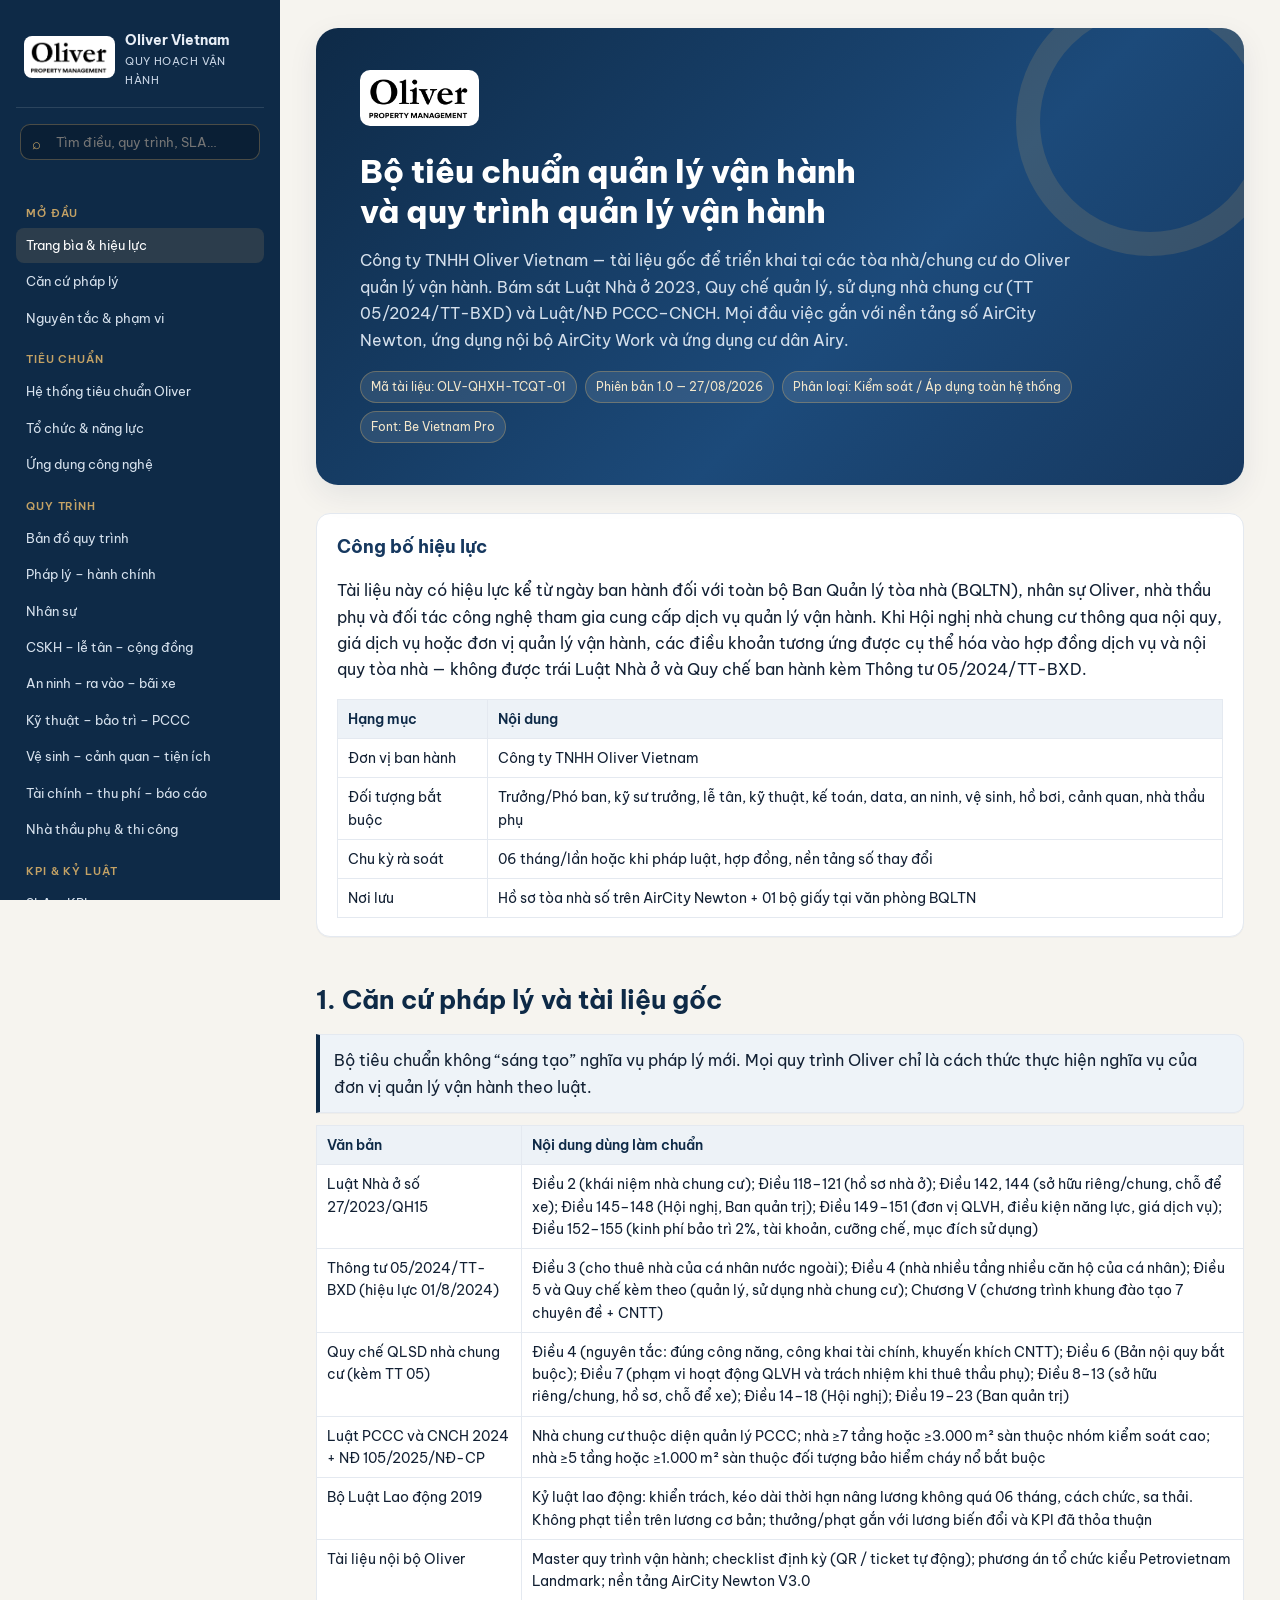
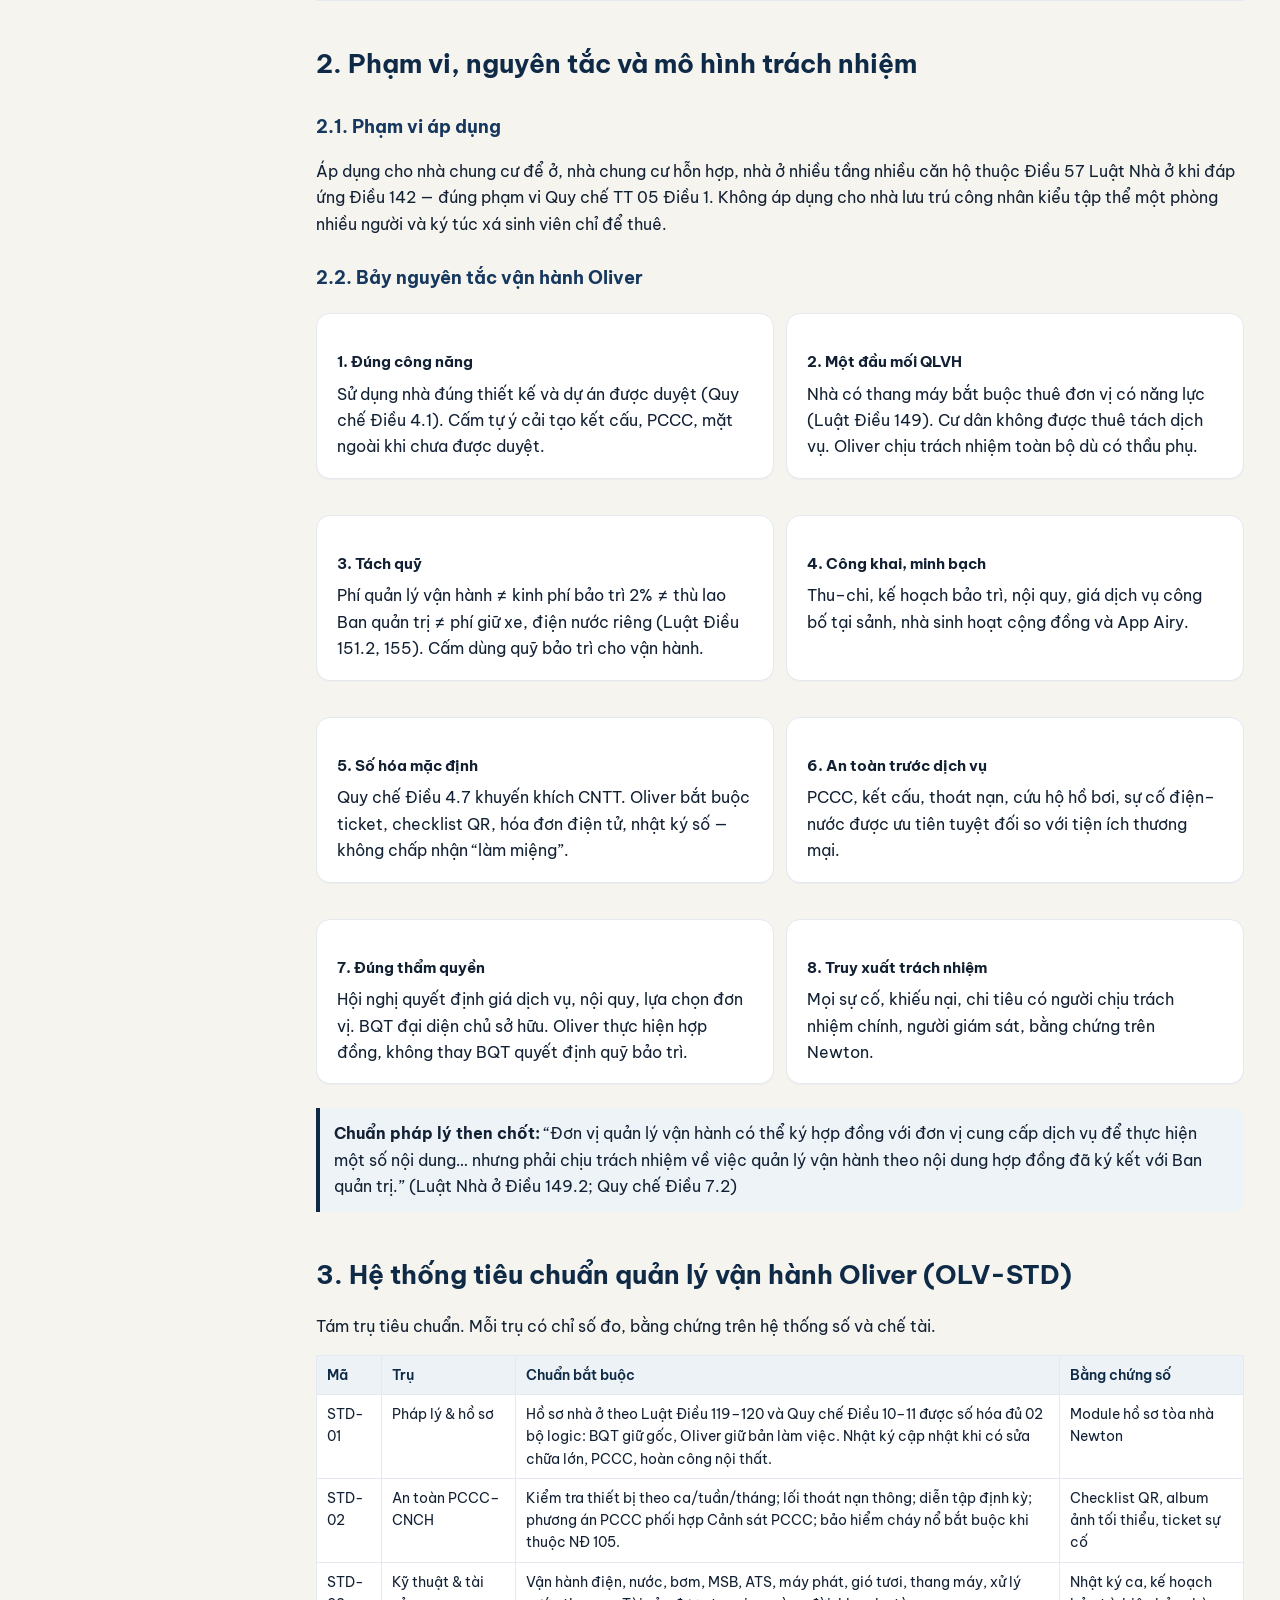
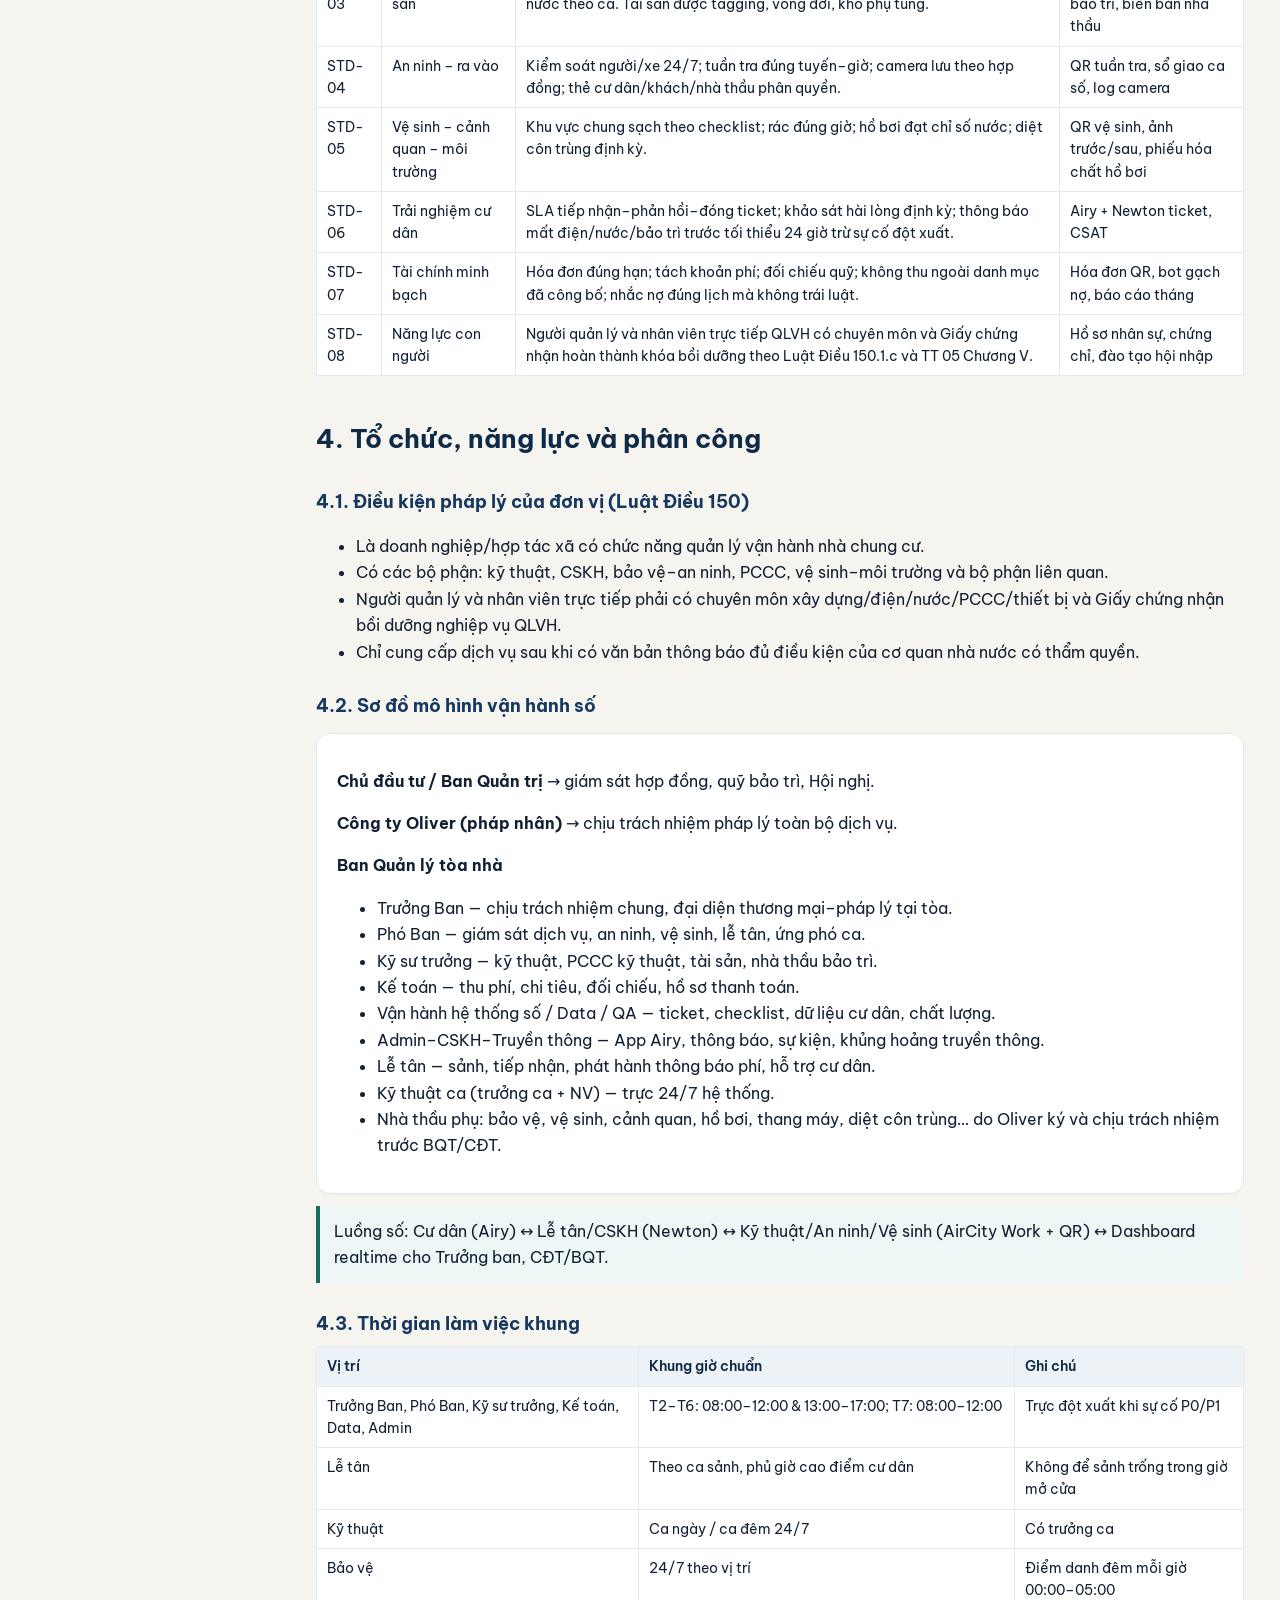
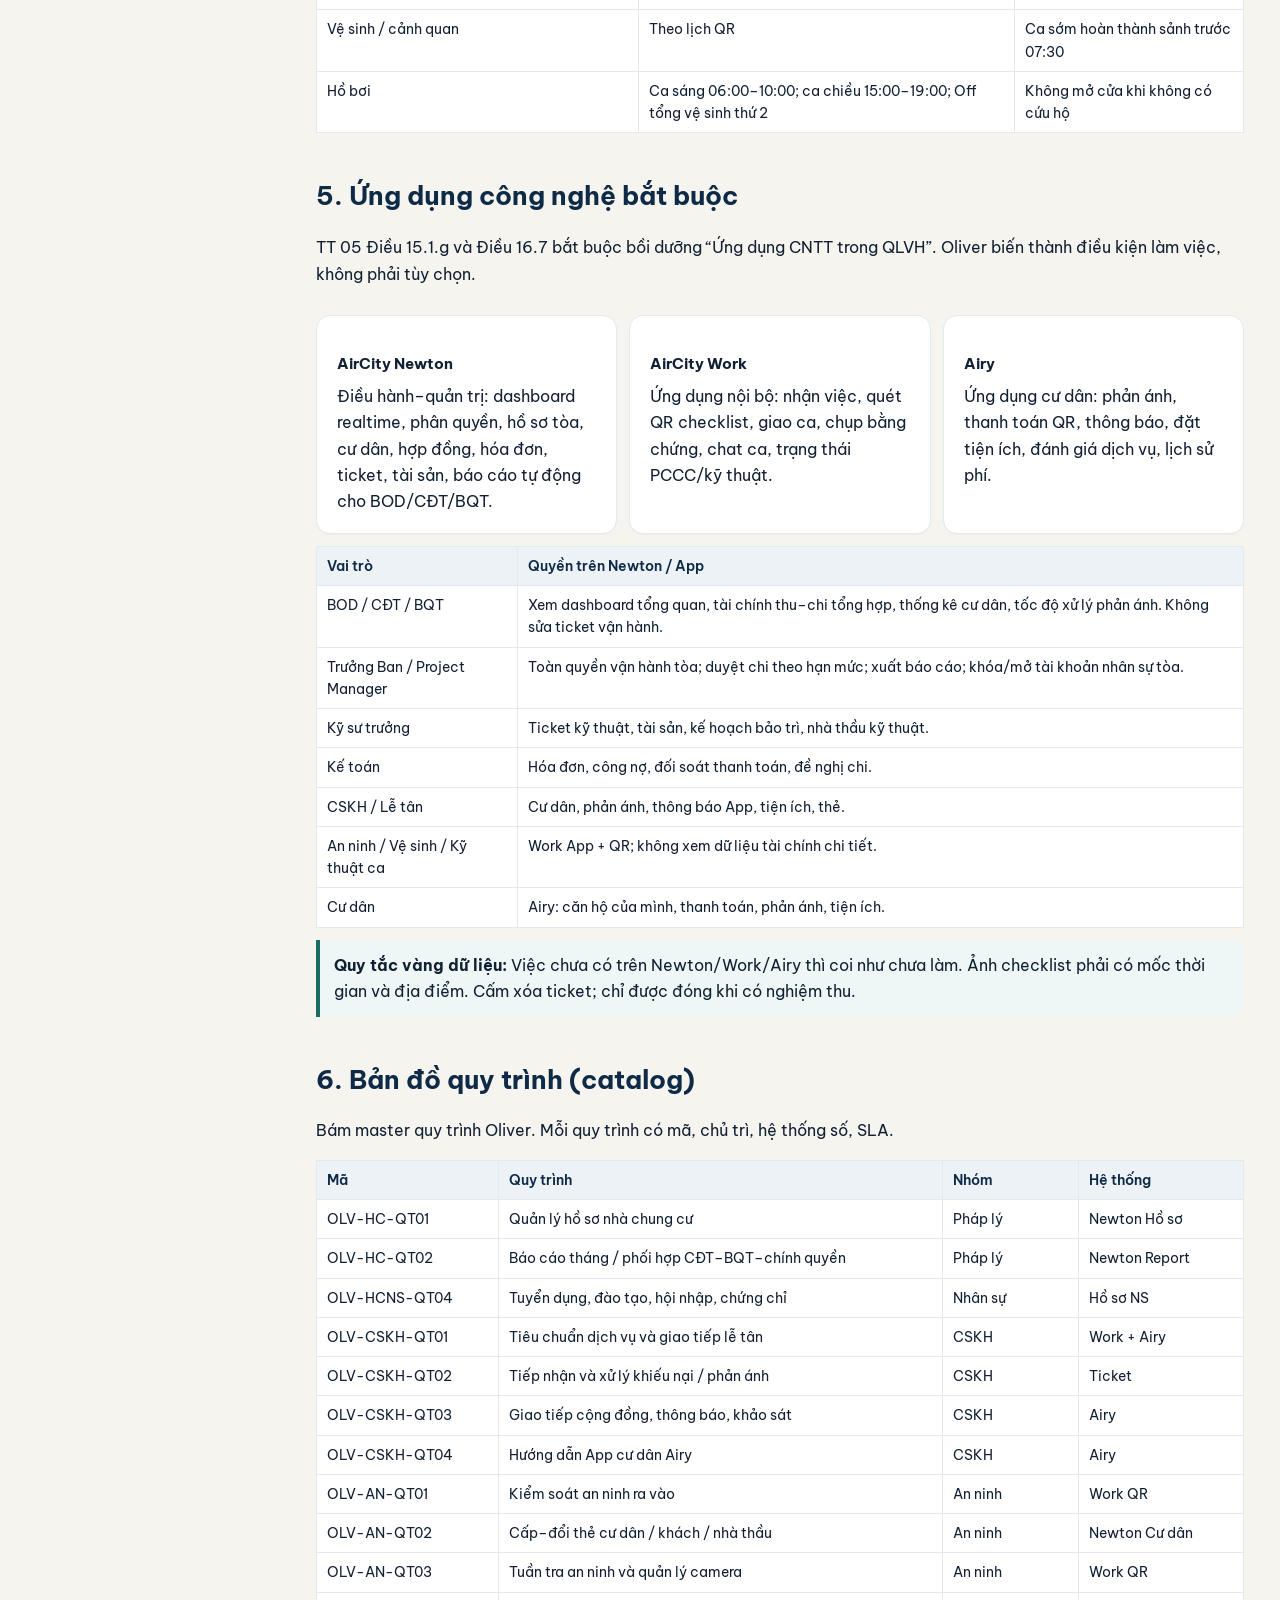
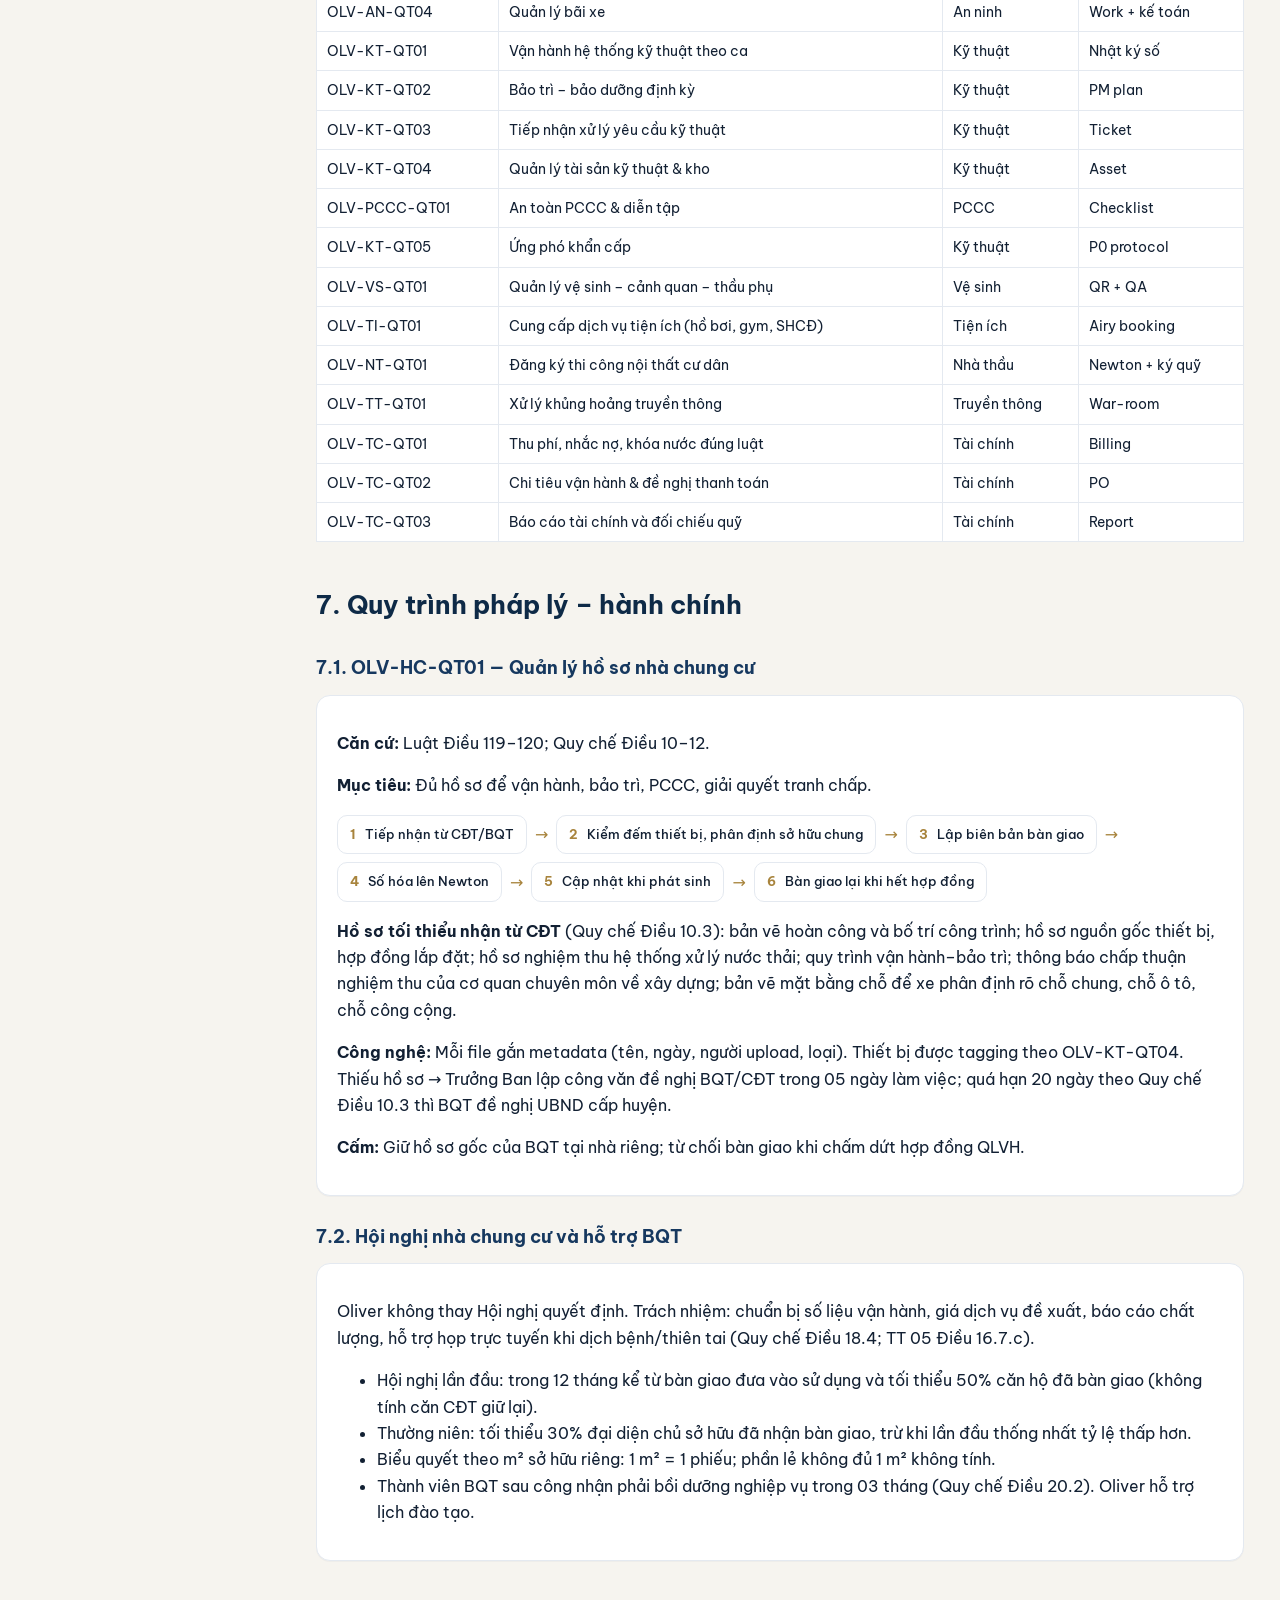
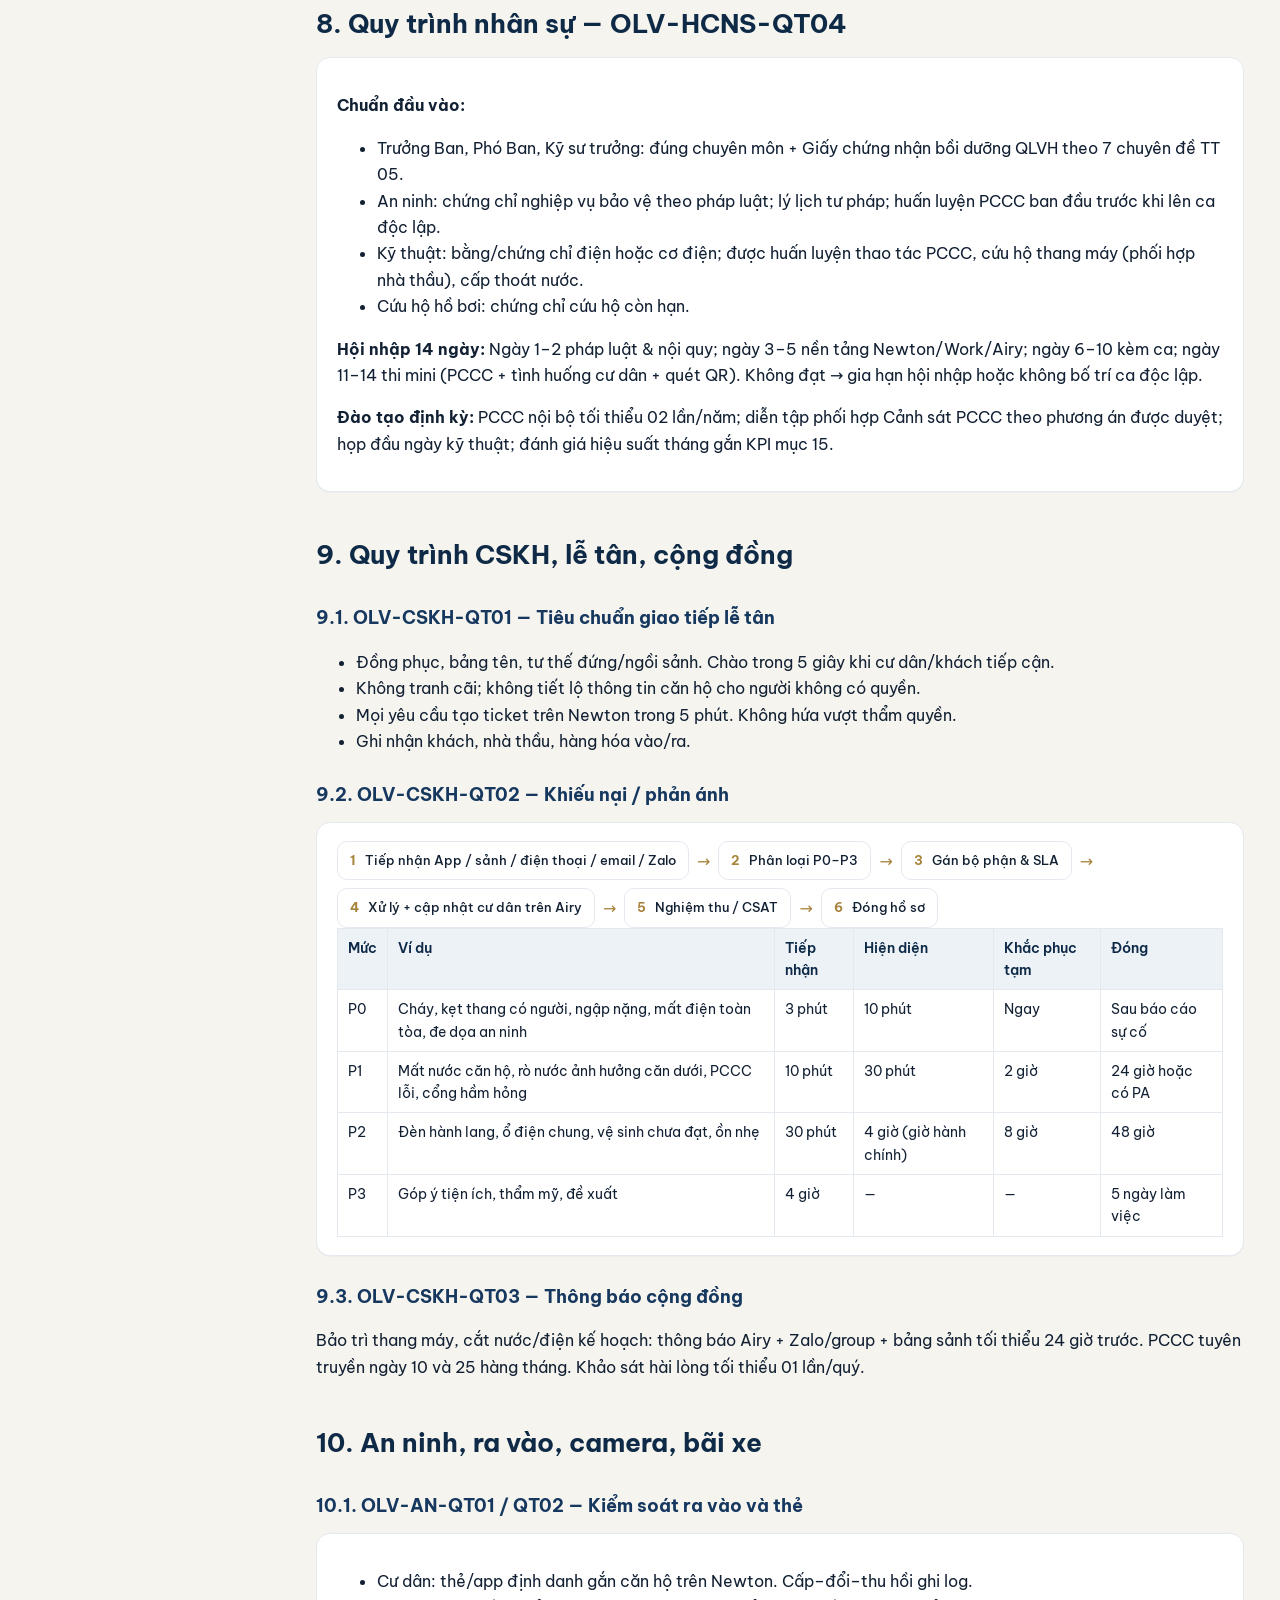
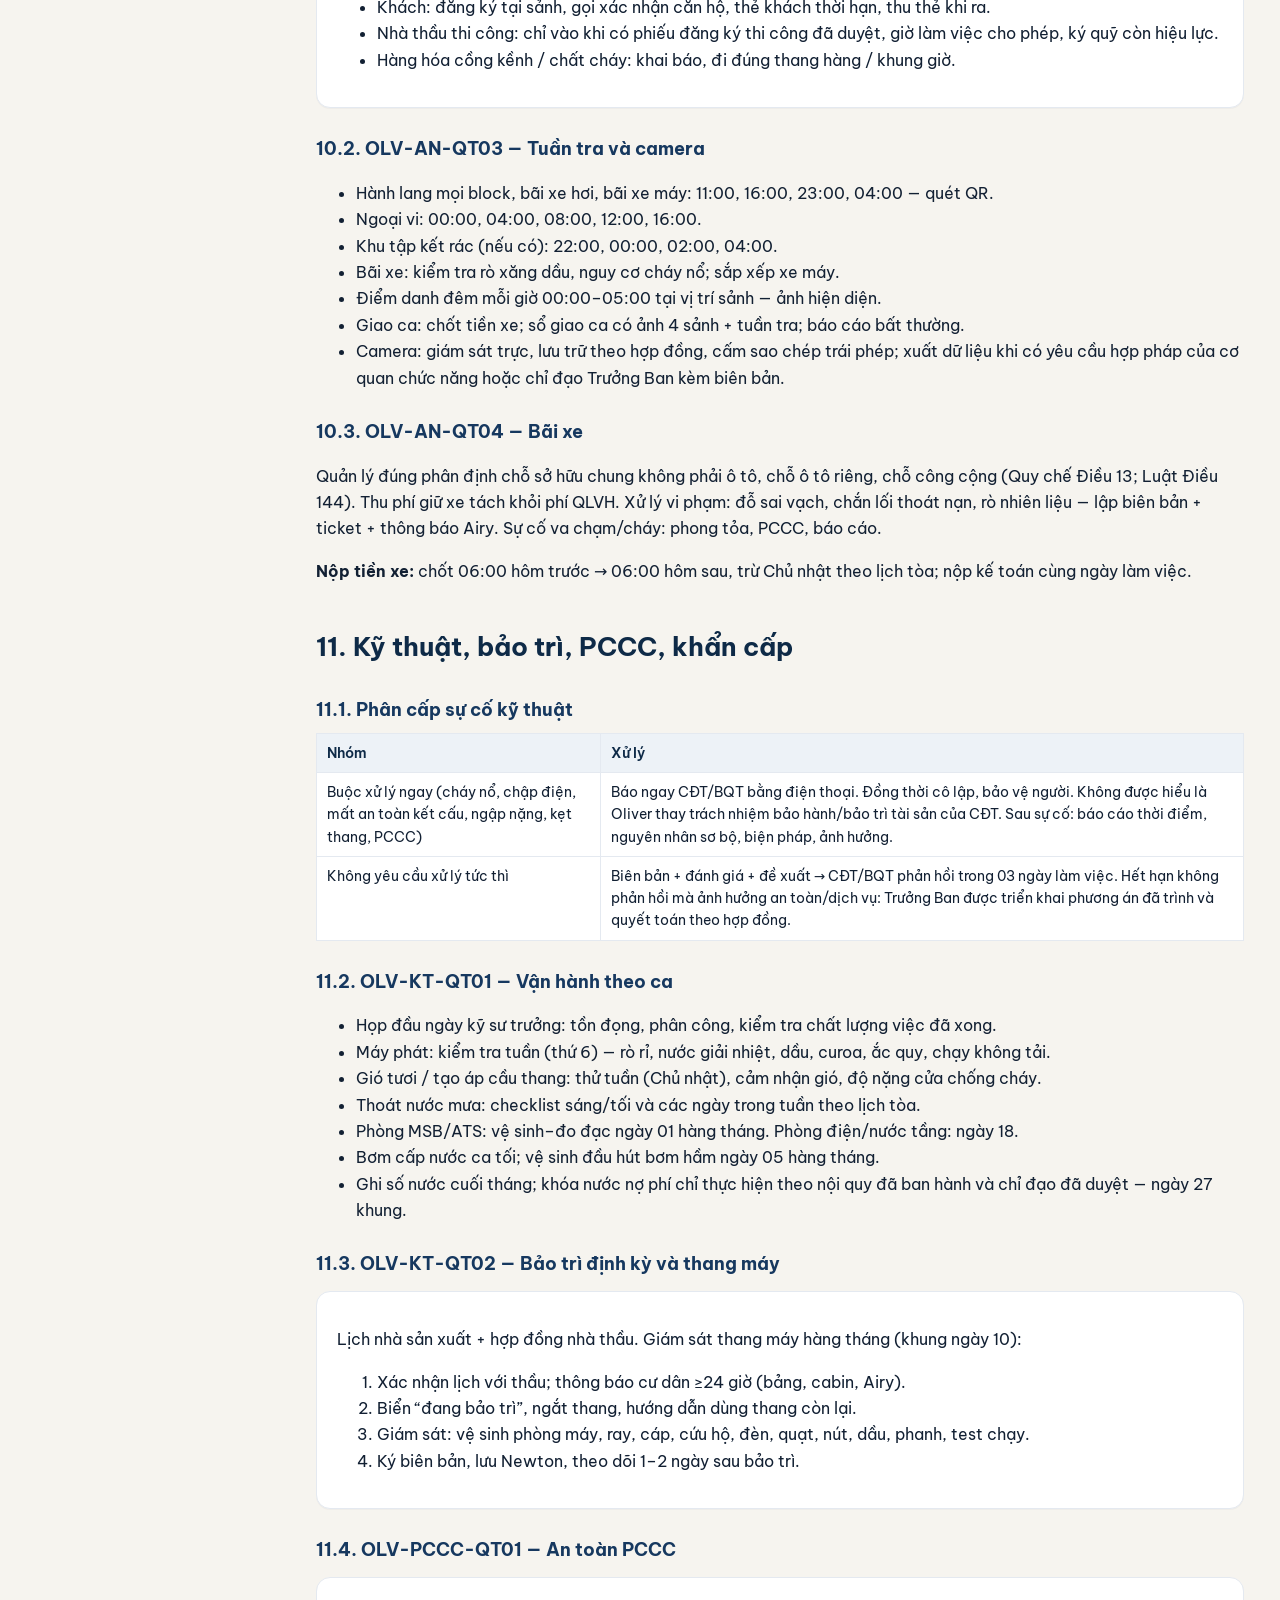
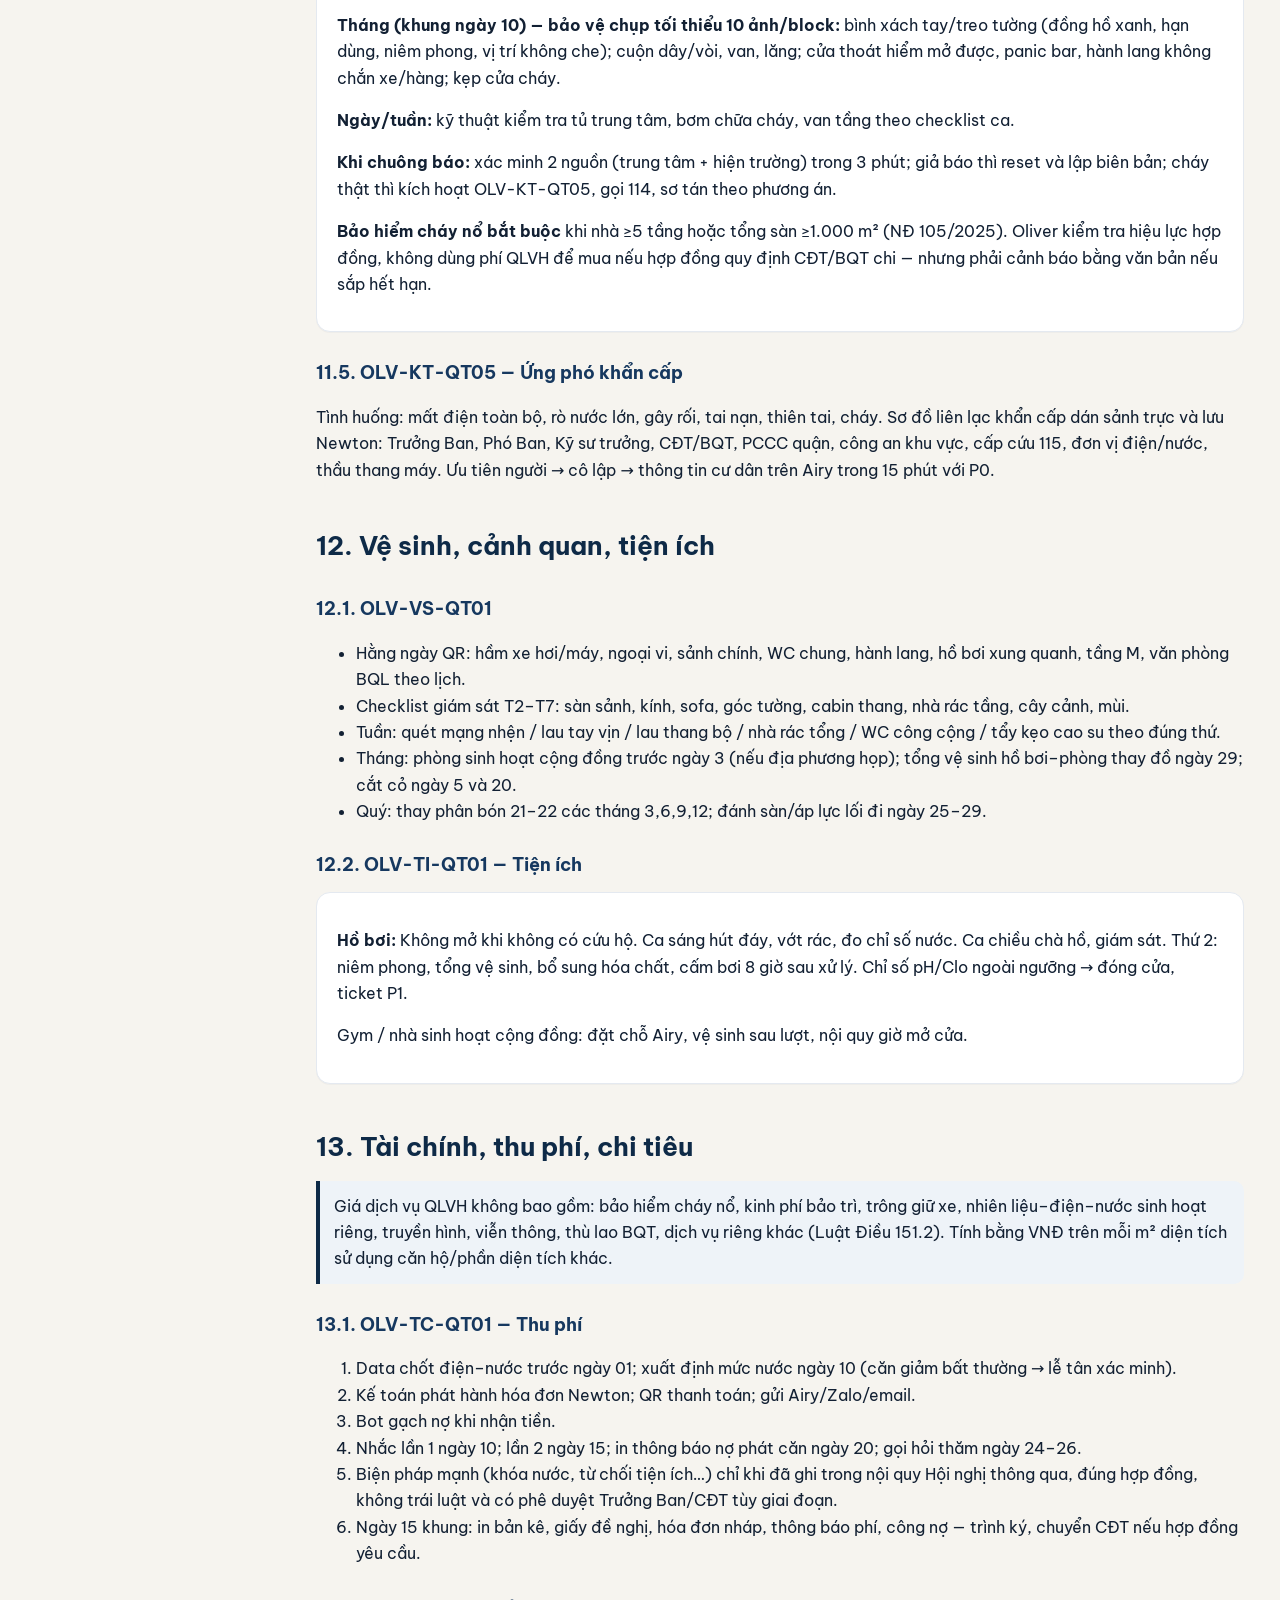
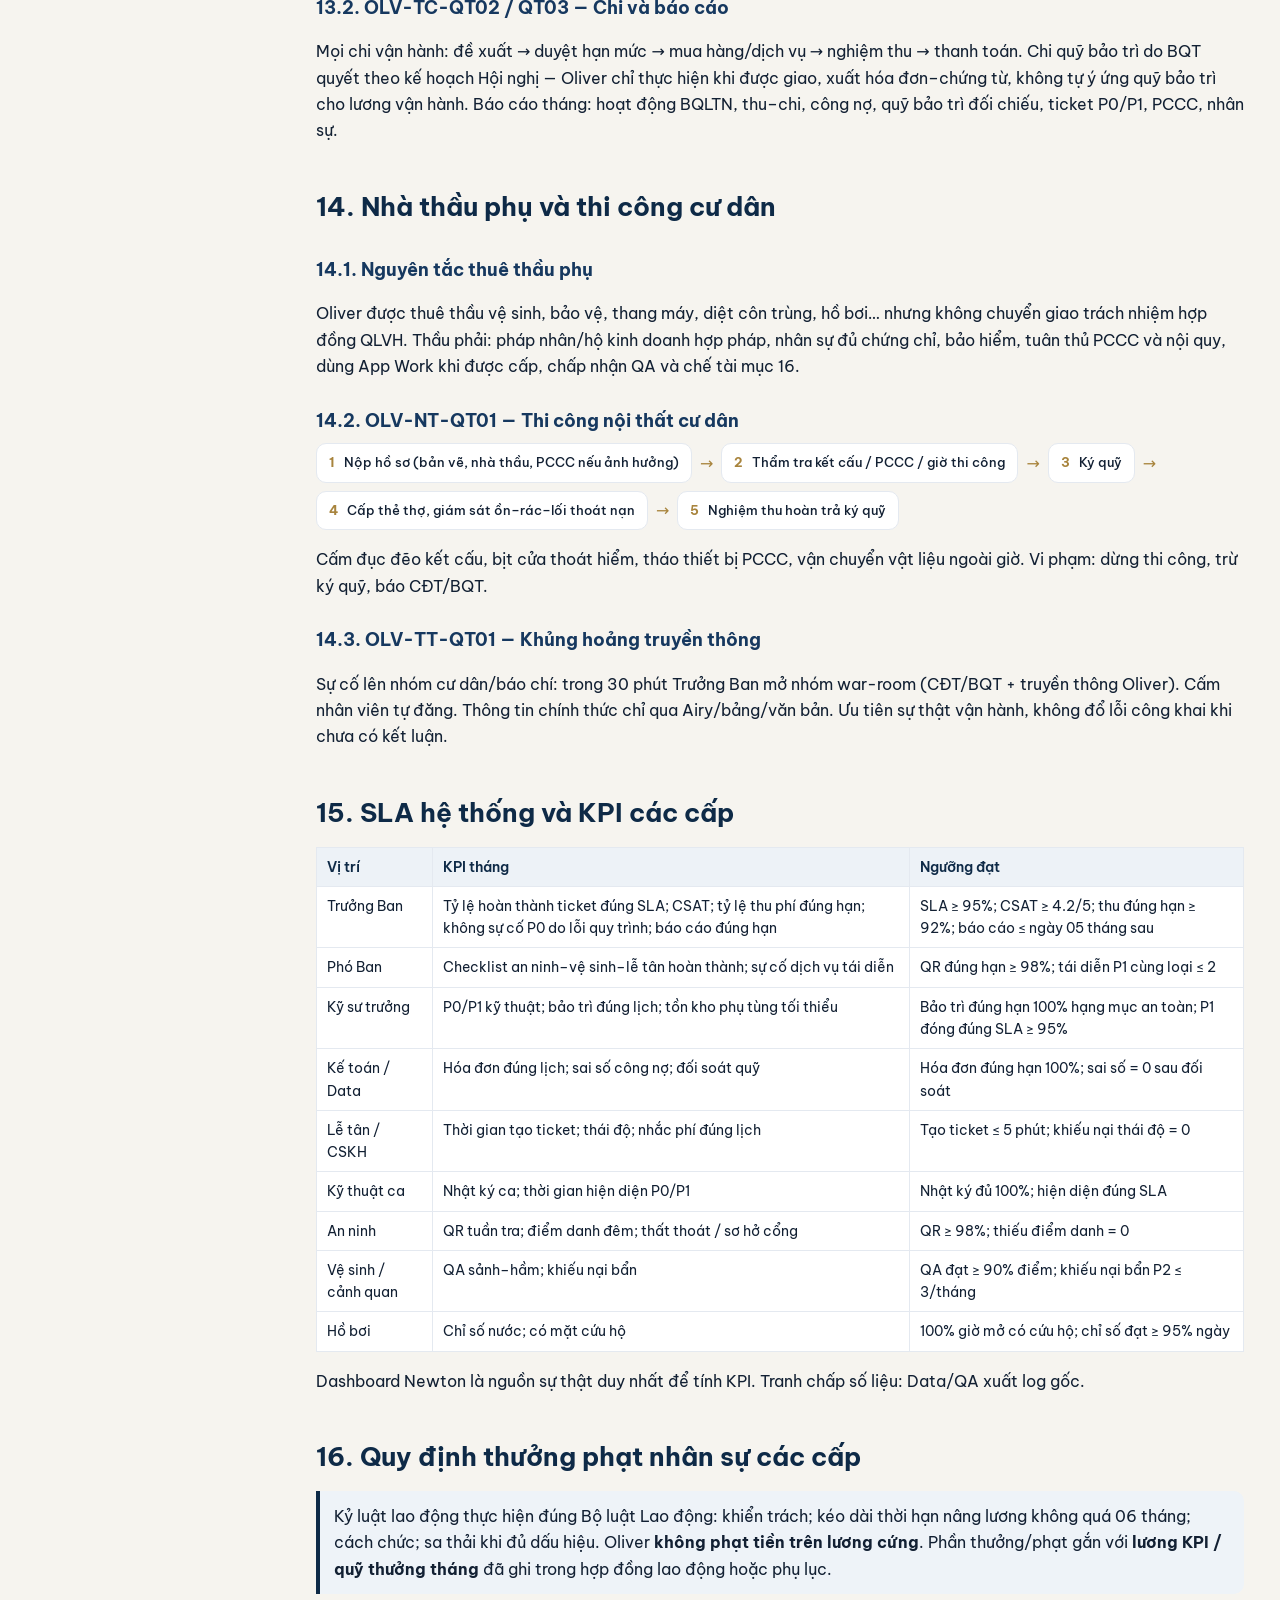
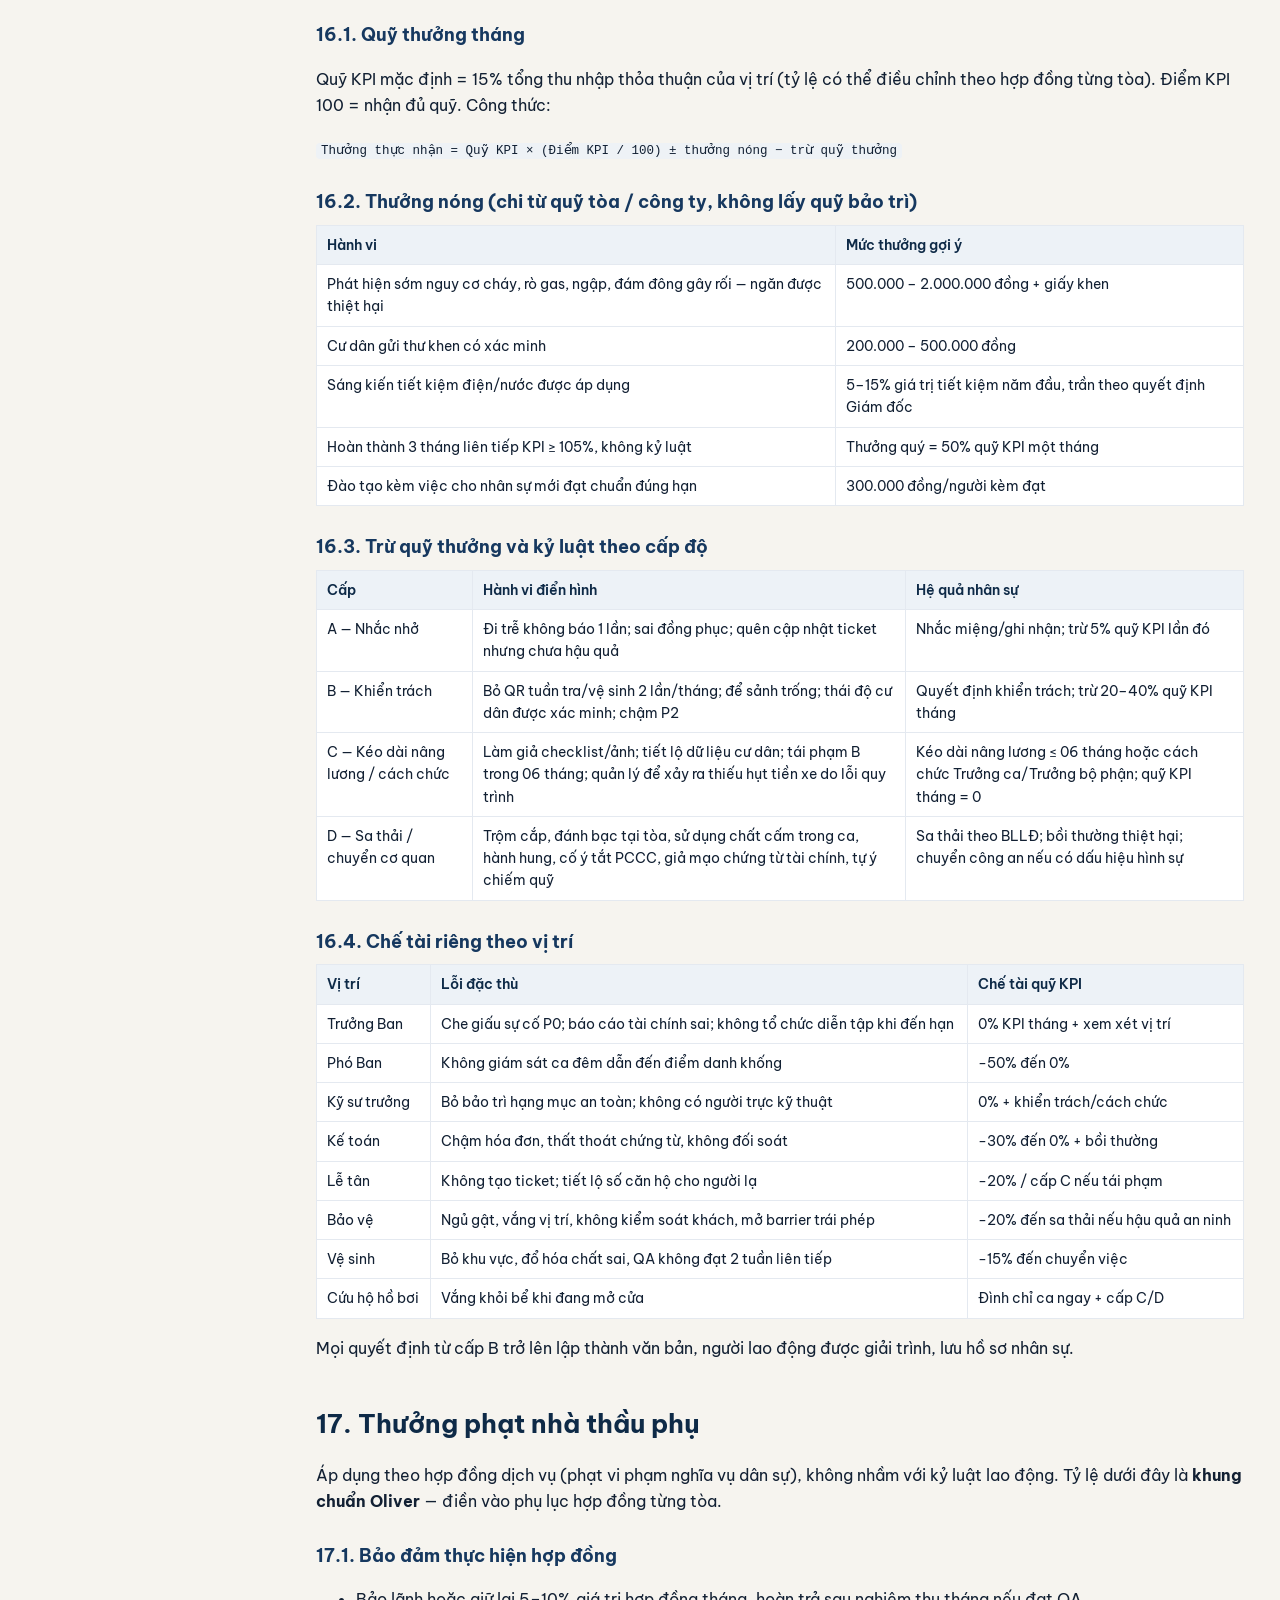
<file: artifacts/oliver-qhvh/index.html>
<!DOCTYPE html>
<html lang="vi">
<head>
  <meta charset="UTF-8" />
  <meta name="viewport" content="width=device-width, initial-scale=1" />
  <title>Bộ tiêu chuẩn &amp; quy trình quản lý vận hành | Oliver Vietnam</title>
  <link rel="preconnect" href="https://fonts.googleapis.com" />
  <link rel="preconnect" href="https://fonts.gstatic.com" crossorigin />
  <link href="https://fonts.googleapis.com/css2?family=Be+Vietnam+Pro:ital,wght@0,300;0,400;0,500;0,600;0,700;0,800;1,400;1,500&display=swap" rel="stylesheet" />
  <style>
    :root {
      --ink: #122033;
      --muted: #5b6b7c;
      --line: #e4e9f0;
      --paper: #f6f4ef;
      --white: #ffffff;
      --navy: #0e2a47;
      --navy-2: #16385f;
      --gold: #c4a265;
      --gold-2: #a8843d;
      --teal: #1b6b63;
      --danger: #9b2c2c;
      --ok: #1f6b3a;
      --warn: #9a6700;
      --shadow: 0 10px 30px rgba(14, 42, 71, .08);
      --radius: 14px;
    }
    * { box-sizing: border-box; }
    html { scroll-behavior: smooth; }
    body {
      margin: 0;
      font-family: "Be Vietnam Pro", system-ui, sans-serif;
      color: var(--ink);
      background: var(--paper);
      line-height: 1.65;
    }
    a { color: var(--navy-2); }
    .app { display: grid; grid-template-columns: 280px 1fr; min-height: 100vh; }
    aside {
      position: sticky; top: 0; height: 100vh; overflow: auto;
      background: var(--navy); color: #e8eef6;
      padding: 22px 16px 40px;
    }
    aside .brand { display: flex; align-items: center; gap: 10px; padding: 4px 8px 18px; border-bottom: 1px solid rgba(255,255,255,.12); margin-bottom: 16px; }
    aside .brand img { height: 42px; width: auto; background: #fff; border-radius: 8px; padding: 4px 6px; }
    aside .brand small { display: block; color: #c9d6e6; font-size: 11px; letter-spacing: .04em; text-transform: uppercase; }
    aside .brand strong { font-size: 14px; font-weight: 700; }
    .search-wrap { position: relative; margin: 0 4px 14px; }
    #q {
      width: 100%; border: 0; border-radius: 10px; padding: 10px 12px 10px 36px;
      font-family: inherit; font-size: 13px; background: #0a1f35; color: #fff;
      outline: none; box-shadow: inset 0 0 0 1px rgba(196,162,101,.35);
    }
    .search-wrap::before { content: "⌕"; position: absolute; left: 12px; top: 8px; color: var(--gold); font-size: 15px; }
    #search-meta { font-size: 12px; color: #b7c6d6; margin: 0 8px 10px; min-height: 16px; }
    nav a {
      display: block; color: #d7e2ee; text-decoration: none; font-size: 13px;
      padding: 7px 10px; border-radius: 8px; margin: 1px 0;
    }
    nav a:hover, nav a.active { background: rgba(196,162,101,.16); color: #fff; }
    nav .g { font-size: 11px; letter-spacing: .08em; text-transform: uppercase; color: var(--gold); margin: 14px 10px 6px; font-weight: 600; }
    main { padding: 28px 36px 80px; max-width: 1100px; }
    .cover {
      background: linear-gradient(135deg, var(--navy) 0%, #1c4a7a 60%, #16385f 100%);
      color: #fff; border-radius: 22px; padding: 42px 44px; margin-bottom: 28px;
      box-shadow: var(--shadow); position: relative; overflow: hidden;
    }
    .cover::after {
      content: ""; position: absolute; right: -40px; top: -40px; width: 220px; height: 220px;
      border: 24px solid rgba(196,162,101,.18); border-radius: 50%;
    }
    .cover img { height: 56px; background: #fff; border-radius: 10px; padding: 6px 8px; }
    .cover h1 { font-size: 32px; line-height: 1.25; margin: 18px 0 8px; font-weight: 800; }
    .cover p { color: #d5e0ec; max-width: 720px; }
    .chips { display: flex; flex-wrap: wrap; gap: 8px; margin-top: 18px; }
    .chip { background: rgba(255,255,255,.1); border: 1px solid rgba(196,162,101,.4); color: #f3e7cc; font-size: 12px; padding: 5px 10px; border-radius: 999px; }
    h2 { font-size: 26px; margin: 42px 0 12px; color: var(--navy); scroll-margin-top: 18px; }
    h3 { font-size: 18px; margin: 26px 0 8px; color: var(--navy-2); scroll-margin-top: 18px; }
    h4 { font-size: 15px; margin: 18px 0 6px; }
    .card {
      background: var(--white); border: 1px solid var(--line); border-radius: var(--radius);
      padding: 18px 20px; margin: 12px 0; box-shadow: 0 1px 0 rgba(14,42,71,.03);
    }
    .grid-2 { display: grid; grid-template-columns: 1fr 1fr; gap: 12px; }
    .grid-3 { display: grid; grid-template-columns: repeat(3, 1fr); gap: 12px; }
    table { width: 100%; border-collapse: collapse; font-size: 13.5px; background: #fff; }
    th, td { border: 1px solid var(--line); padding: 8px 10px; vertical-align: top; text-align: left; }
    th { background: #edf2f7; color: var(--navy); font-weight: 600; }
    .ok { color: var(--ok); font-weight: 600; }
    .bad { color: var(--danger); font-weight: 600; }
    .warn { color: var(--warn); font-weight: 600; }
    .tag { display: inline-block; font-size: 11px; padding: 2px 8px; border-radius: 999px; background: #eef3f8; color: var(--navy); font-weight: 600; }
    .tag.gold { background: #f4ead4; color: #7a5a1d; }
    .tag.teal { background: #dcefec; color: #15564f; }
    .tag.red { background: #f8e1e1; color: #7a1f1f; }
    .flow { display: flex; flex-wrap: wrap; gap: 8px; align-items: center; }
    .step {
      background: #fff; border: 1px solid var(--line); border-radius: 10px; padding: 8px 12px;
      font-size: 13px; font-weight: 500;
    }
    .step b { color: var(--gold-2); margin-right: 6px; }
    .arrow { color: var(--gold-2); }
    mark.hit { background: #ffe08a; padding: 0 2px; border-radius: 3px; }
    .hidden-by-search { display: none !important; }
    .callout { border-left: 4px solid var(--gold); background: #fbf7ef; padding: 12px 14px; border-radius: 0 10px 10px 0; margin: 12px 0; }
    .callout.law { border-left-color: var(--navy); background: #eef3f8; }
    .callout.tech { border-left-color: var(--teal); background: #eef7f6; }
    footer { margin-top: 48px; color: var(--muted); font-size: 13px; }
    @media (max-width: 980px) {
      .app { grid-template-columns: 1fr; }
      aside { position: relative; height: auto; }
      main { padding: 18px 16px 60px; }
      .grid-2, .grid-3 { grid-template-columns: 1fr; }
      .cover { padding: 28px 22px; }
      .cover h1 { font-size: 24px; }
    }
    .toc-mini { font-size: 13px; }
    code { font-size: 12.5px; background: #eef2f6; padding: 1px 5px; border-radius: 4px; }
  </style>
</head>
<body>
<div class="app">
<aside>
  <div class="brand">
    <img src="[data-uri]" alt="Oliver Vietnam" />
    <div>
      <strong>Oliver Vietnam</strong>
      <small>Quy hoạch vận hành</small>
    </div>
  </div>
  <div class="search-wrap"><input id="q" type="search" placeholder="Tìm điều, quy trình, SLA…" autocomplete="off" /></div>
  <div id="search-meta"></div>
  <nav id="nav">
    <div class="g">Mở đầu</div>
    <a href="#bia">Trang bìa &amp; hiệu lực</a>
    <a href="#phap-ly">Căn cứ pháp lý</a>
    <a href="#nguyen-tac">Nguyên tắc &amp; phạm vi</a>
    <div class="g">Tiêu chuẩn</div>
    <a href="#tieu-chuan">Hệ thống tiêu chuẩn Oliver</a>
    <a href="#to-chuc">Tổ chức &amp; năng lực</a>
    <a href="#cong-nghe">Ứng dụng công nghệ</a>
    <div class="g">Quy trình</div>
    <a href="#ban-do">Bản đồ quy trình</a>
    <a href="#qt-hanh-chinh">Pháp lý – hành chính</a>
    <a href="#qt-nhansu">Nhân sự</a>
    <a href="#qt-cskh">CSKH – lễ tân – cộng đồng</a>
    <a href="#qt-anninh">An ninh – ra vào – bãi xe</a>
    <a href="#qt-kythuat">Kỹ thuật – bảo trì – PCCC</a>
    <a href="#qt-vesinh">Vệ sinh – cảnh quan – tiện ích</a>
    <a href="#qt-taichinh">Tài chính – thu phí – báo cáo</a>
    <a href="#qt-nhathau">Nhà thầu phụ &amp; thi công</a>
    <div class="g">KPI &amp; kỷ luật</div>
    <a href="#sla">SLA – KPI</a>
    <a href="#thuong-phat-nv">Thưởng phạt nhân sự</a>
    <a href="#thuong-phat-thau">Thưởng phạt nhà thầu phụ</a>
    <a href="#phu-luc">Phụ lục pháp lý</a>
  </nav>
</aside>
<main id="content">

<section class="cover" id="bia" data-search="trang bìa hiệu lực phiên bản oliver vietnam bộ tiêu chuẩn">
  <img src="[data-uri]" alt="Logo Oliver Vietnam" />
  <h1>Bộ tiêu chuẩn quản lý vận hành<br>và quy trình quản lý vận hành</h1>
  <p>Công ty TNHH Oliver Vietnam — tài liệu gốc để triển khai tại các tòa nhà/chung cư do Oliver quản lý vận hành. Bám sát Luật Nhà ở 2023, Quy chế quản lý, sử dụng nhà chung cư (TT 05/2024/TT-BXD) và Luật/NĐ PCCC–CNCH. Mọi đầu việc gắn với nền tảng số AirCity Newton, ứng dụng nội bộ AirCity Work và ứng dụng cư dân Airy.</p>
  <div class="chips">
    <span class="chip">Mã tài liệu: OLV-QHXH-TCQT-01</span>
    <span class="chip">Phiên bản 1.0 — 27/08/2026</span>
    <span class="chip">Phân loại: Kiểm soát / Áp dụng toàn hệ thống</span>
    <span class="chip">Font: Be Vietnam Pro</span>
  </div>
</section>

<div class="card" data-search="công bố hiệu lực đối tượng áp dụng">
  <h3 style="margin-top:0">Công bố hiệu lực</h3>
  <p>Tài liệu này có hiệu lực kể từ ngày ban hành đối với toàn bộ Ban Quản lý tòa nhà (BQLTN), nhân sự Oliver, nhà thầu phụ và đối tác công nghệ tham gia cung cấp dịch vụ quản lý vận hành. Khi Hội nghị nhà chung cư thông qua nội quy, giá dịch vụ hoặc đơn vị quản lý vận hành, các điều khoản tương ứng được cụ thể hóa vào hợp đồng dịch vụ và nội quy tòa nhà — không được trái Luật Nhà ở và Quy chế ban hành kèm Thông tư 05/2024/TT-BXD.</p>
  <table>
    <tr><th>Hạng mục</th><th>Nội dung</th></tr>
    <tr><td>Đơn vị ban hành</td><td>Công ty TNHH Oliver Vietnam</td></tr>
    <tr><td>Đối tượng bắt buộc</td><td>Trưởng/Phó ban, kỹ sư trưởng, lễ tân, kỹ thuật, kế toán, data, an ninh, vệ sinh, hồ bơi, cảnh quan, nhà thầu phụ</td></tr>
    <tr><td>Chu kỳ rà soát</td><td>06 tháng/lần hoặc khi pháp luật, hợp đồng, nền tảng số thay đổi</td></tr>
    <tr><td>Nơi lưu</td><td>Hồ sơ tòa nhà số trên AirCity Newton + 01 bộ giấy tại văn phòng BQLTN</td></tr>
  </table>
</div>

<h2 id="phap-ly">1. Căn cứ pháp lý và tài liệu gốc</h2>
<div class="card law callout" data-search="luật nhà ở thông tư 05 nghị định 105">
  Bộ tiêu chuẩn không “sáng tạo” nghĩa vụ pháp lý mới. Mọi quy trình Oliver chỉ là cách thức thực hiện nghĩa vụ của đơn vị quản lý vận hành theo luật.
</div>
<table data-search="căn cứ pháp lý luật 27 thông tư 05 nghị định 105">
  <tr><th>Văn bản</th><th>Nội dung dùng làm chuẩn</th></tr>
  <tr><td>Luật Nhà ở số 27/2023/QH15</td><td>Điều 2 (khái niệm nhà chung cư); Điều 118–121 (hồ sơ nhà ở); Điều 142, 144 (sở hữu riêng/chung, chỗ để xe); Điều 145–148 (Hội nghị, Ban quản trị); Điều 149–151 (đơn vị QLVH, điều kiện năng lực, giá dịch vụ); Điều 152–155 (kinh phí bảo trì 2%, tài khoản, cưỡng chế, mục đích sử dụng)</td></tr>
  <tr><td>Thông tư 05/2024/TT-BXD (hiệu lực 01/8/2024)</td><td>Điều 3 (cho thuê nhà của cá nhân nước ngoài); Điều 4 (nhà nhiều tầng nhiều căn hộ của cá nhân); Điều 5 và Quy chế kèm theo (quản lý, sử dụng nhà chung cư); Chương V (chương trình khung đào tạo 7 chuyên đề + CNTT)</td></tr>
  <tr><td>Quy chế QLSD nhà chung cư (kèm TT 05)</td><td>Điều 4 (nguyên tắc: đúng công năng, công khai tài chính, khuyến khích CNTT); Điều 6 (Bản nội quy bắt buộc); Điều 7 (phạm vi hoạt động QLVH và trách nhiệm khi thuê thầu phụ); Điều 8–13 (sở hữu riêng/chung, hồ sơ, chỗ để xe); Điều 14–18 (Hội nghị); Điều 19–23 (Ban quản trị)</td></tr>
  <tr><td>Luật PCCC và CNCH 2024 + NĐ 105/2025/NĐ-CP</td><td>Nhà chung cư thuộc diện quản lý PCCC; nhà ≥7 tầng hoặc ≥3.000 m² sàn thuộc nhóm kiểm soát cao; nhà ≥5 tầng hoặc ≥1.000 m² sàn thuộc đối tượng bảo hiểm cháy nổ bắt buộc</td></tr>
  <tr><td>Bộ Luật Lao động 2019</td><td>Kỷ luật lao động: khiển trách, kéo dài thời hạn nâng lương không quá 06 tháng, cách chức, sa thải. Không phạt tiền trên lương cơ bản; thưởng/phạt gắn với lương biến đổi và KPI đã thỏa thuận</td></tr>
  <tr><td>Tài liệu nội bộ Oliver</td><td>Master quy trình vận hành; checklist định kỳ (QR / ticket tự động); phương án tổ chức kiểu Petrovietnam Landmark; nền tảng AirCity Newton V3.0</td></tr>
</table>

<h2 id="nguyen-tac">2. Phạm vi, nguyên tắc và mô hình trách nhiệm</h2>
<h3>2.1. Phạm vi áp dụng</h3>
<p data-search="phạm vi nhà chung cư hỗn hợp nhà nhiều tầng">Áp dụng cho nhà chung cư để ở, nhà chung cư hỗn hợp, nhà ở nhiều tầng nhiều căn hộ thuộc Điều 57 Luật Nhà ở khi đáp ứng Điều 142 — đúng phạm vi Quy chế TT 05 Điều 1. Không áp dụng cho nhà lưu trú công nhân kiểu tập thể một phòng nhiều người và ký túc xá sinh viên chỉ để thuê.</p>
<h3>2.2. Bảy nguyên tắc vận hành Oliver</h3>
<div class="grid-2">
  <div class="card" data-search="đúng công năng"><h4>1. Đúng công năng</h4>Sử dụng nhà đúng thiết kế và dự án được duyệt (Quy chế Điều 4.1). Cấm tự ý cải tạo kết cấu, PCCC, mặt ngoài khi chưa được duyệt.</div>
  <div class="card" data-search="một đầu mối đơn vị quản lý vận hành"><h4>2. Một đầu mối QLVH</h4>Nhà có thang máy bắt buộc thuê đơn vị có năng lực (Luật Điều 149). Cư dân không được thuê tách dịch vụ. Oliver chịu trách nhiệm toàn bộ dù có thầu phụ.</div>
  <div class="card" data-search="tách quỹ bảo trì"><h4>3. Tách quỹ</h4>Phí quản lý vận hành ≠ kinh phí bảo trì 2% ≠ thù lao Ban quản trị ≠ phí giữ xe, điện nước riêng (Luật Điều 151.2, 155). Cấm dùng quỹ bảo trì cho vận hành.</div>
  <div class="card" data-search="công khai minh bạch"><h4>4. Công khai, minh bạch</h4>Thu–chi, kế hoạch bảo trì, nội quy, giá dịch vụ công bố tại sảnh, nhà sinh hoạt cộng đồng và App Airy.</div>
  <div class="card" data-search="số hóa khuyến khích công nghệ"><h4>5. Số hóa mặc định</h4>Quy chế Điều 4.7 khuyến khích CNTT. Oliver bắt buộc ticket, checklist QR, hóa đơn điện tử, nhật ký số — không chấp nhận “làm miệng”.</div>
  <div class="card" data-search="an toàn trước dịch vụ"><h4>6. An toàn trước dịch vụ</h4>PCCC, kết cấu, thoát nạn, cứu hộ hồ bơi, sự cố điện–nước được ưu tiên tuyệt đối so với tiện ích thương mại.</div>
  <div class="card" data-search="phối hợp bqt cdt"><h4>7. Đúng thẩm quyền</h4>Hội nghị quyết định giá dịch vụ, nội quy, lựa chọn đơn vị. BQT đại diện chủ sở hữu. Oliver thực hiện hợp đồng, không thay BQT quyết định quỹ bảo trì.</div>
  <div class="card" data-search="truy xuất trách nhiệm"><h4>8. Truy xuất trách nhiệm</h4>Mọi sự cố, khiếu nại, chi tiêu có người chịu trách nhiệm chính, người giám sát, bằng chứng trên Newton.</div>
</div>

<div class="callout law" data-search="điều 149 không thuê riêng dịch vụ">
  <b>Chuẩn pháp lý then chốt:</b> “Đơn vị quản lý vận hành có thể ký hợp đồng với đơn vị cung cấp dịch vụ để thực hiện một số nội dung… nhưng phải chịu trách nhiệm về việc quản lý vận hành theo nội dung hợp đồng đã ký kết với Ban quản trị.” (Luật Nhà ở Điều 149.2; Quy chế Điều 7.2)
</div>

<h2 id="tieu-chuan">3. Hệ thống tiêu chuẩn quản lý vận hành Oliver (OLV-STD)</h2>
<p data-search="tiêu chuẩn 8 trụ">Tám trụ tiêu chuẩn. Mỗi trụ có chỉ số đo, bằng chứng trên hệ thống số và chế tài.</p>
<table>
  <tr><th>Mã</th><th>Trụ</th><th>Chuẩn bắt buộc</th><th>Bằng chứng số</th></tr>
  <tr><td>STD-01</td><td>Pháp lý &amp; hồ sơ</td><td>Hồ sơ nhà ở theo Luật Điều 119–120 và Quy chế Điều 10–11 được số hóa đủ 02 bộ logic: BQT giữ gốc, Oliver giữ bản làm việc. Nhật ký cập nhật khi có sửa chữa lớn, PCCC, hoàn công nội thất.</td><td>Module hồ sơ tòa nhà Newton</td></tr>
  <tr><td>STD-02</td><td>An toàn PCCC–CNCH</td><td>Kiểm tra thiết bị theo ca/tuần/tháng; lối thoát nạn thông; diễn tập định kỳ; phương án PCCC phối hợp Cảnh sát PCCC; bảo hiểm cháy nổ bắt buộc khi thuộc NĐ 105.</td><td>Checklist QR, album ảnh tối thiểu, ticket sự cố</td></tr>
  <tr><td>STD-03</td><td>Kỹ thuật &amp; tài sản</td><td>Vận hành điện, nước, bơm, MSB, ATS, máy phát, gió tươi, thang máy, xử lý nước theo ca. Tài sản được tagging, vòng đời, kho phụ tùng.</td><td>Nhật ký ca, kế hoạch bảo trì, biên bản nhà thầu</td></tr>
  <tr><td>STD-04</td><td>An ninh – ra vào</td><td>Kiểm soát người/xe 24/7; tuần tra đúng tuyến–giờ; camera lưu theo hợp đồng; thẻ cư dân/khách/nhà thầu phân quyền.</td><td>QR tuần tra, sổ giao ca số, log camera</td></tr>
  <tr><td>STD-05</td><td>Vệ sinh – cảnh quan – môi trường</td><td>Khu vực chung sạch theo checklist; rác đúng giờ; hồ bơi đạt chỉ số nước; diệt côn trùng định kỳ.</td><td>QR vệ sinh, ảnh trước/sau, phiếu hóa chất hồ bơi</td></tr>
  <tr><td>STD-06</td><td>Trải nghiệm cư dân</td><td>SLA tiếp nhận–phản hồi–đóng ticket; khảo sát hài lòng định kỳ; thông báo mất điện/nước/bảo trì trước tối thiểu 24 giờ trừ sự cố đột xuất.</td><td>Airy + Newton ticket, CSAT</td></tr>
  <tr><td>STD-07</td><td>Tài chính minh bạch</td><td>Hóa đơn đúng hạn; tách khoản phí; đối chiếu quỹ; không thu ngoài danh mục đã công bố; nhắc nợ đúng lịch mà không trái luật.</td><td>Hóa đơn QR, bot gạch nợ, báo cáo tháng</td></tr>
  <tr><td>STD-08</td><td>Năng lực con người</td><td>Người quản lý và nhân viên trực tiếp QLVH có chuyên môn và Giấy chứng nhận hoàn thành khóa bồi dưỡng theo Luật Điều 150.1.c và TT 05 Chương V.</td><td>Hồ sơ nhân sự, chứng chỉ, đào tạo hội nhập</td></tr>
</table>

<h2 id="to-chuc">4. Tổ chức, năng lực và phân công</h2>
<h3>4.1. Điều kiện pháp lý của đơn vị (Luật Điều 150)</h3>
<ul data-search="điều kiện đơn vị quản lý vận hành giấy chứng nhận">
  <li>Là doanh nghiệp/hợp tác xã có chức năng quản lý vận hành nhà chung cư.</li>
  <li>Có các bộ phận: kỹ thuật, CSKH, bảo vệ–an ninh, PCCC, vệ sinh–môi trường và bộ phận liên quan.</li>
  <li>Người quản lý và nhân viên trực tiếp phải có chuyên môn xây dựng/điện/nước/PCCC/thiết bị và Giấy chứng nhận bồi dưỡng nghiệp vụ QLVH.</li>
  <li>Chỉ cung cấp dịch vụ sau khi có văn bản thông báo đủ điều kiện của cơ quan nhà nước có thẩm quyền.</li>
</ul>
<h3>4.2. Sơ đồ mô hình vận hành số</h3>
<div class="card" data-search="sơ đồ tổ chức trưởng ban phó ban kỹ sư">
  <p><b>Chủ đầu tư / Ban Quản trị</b> → giám sát hợp đồng, quỹ bảo trì, Hội nghị.</p>
  <p><b>Công ty Oliver (pháp nhân)</b> → chịu trách nhiệm pháp lý toàn bộ dịch vụ.</p>
  <p><b>Ban Quản lý tòa nhà</b></p>
  <ul>
    <li>Trưởng Ban — chịu trách nhiệm chung, đại diện thương mại–pháp lý tại tòa.</li>
    <li>Phó Ban — giám sát dịch vụ, an ninh, vệ sinh, lễ tân, ứng phó ca.</li>
    <li>Kỹ sư trưởng — kỹ thuật, PCCC kỹ thuật, tài sản, nhà thầu bảo trì.</li>
    <li>Kế toán — thu phí, chi tiêu, đối chiếu, hồ sơ thanh toán.</li>
    <li>Vận hành hệ thống số / Data / QA — ticket, checklist, dữ liệu cư dân, chất lượng.</li>
    <li>Admin–CSKH–Truyền thông — App Airy, thông báo, sự kiện, khủng hoảng truyền thông.</li>
    <li>Lễ tân — sảnh, tiếp nhận, phát hành thông báo phí, hỗ trợ cư dân.</li>
    <li>Kỹ thuật ca (trưởng ca + NV) — trực 24/7 hệ thống.</li>
    <li>Nhà thầu phụ: bảo vệ, vệ sinh, cảnh quan, hồ bơi, thang máy, diệt côn trùng… do Oliver ký và chịu trách nhiệm trước BQT/CĐT.</li>
  </ul>
</div>
<div class="callout tech">Luồng số: Cư dân (Airy) ↔ Lễ tân/CSKH (Newton) ↔ Kỹ thuật/An ninh/Vệ sinh (AirCity Work + QR) ↔ Dashboard realtime cho Trưởng ban, CĐT/BQT.</div>

<h3>4.3. Thời gian làm việc khung</h3>
<table data-search="thời gian làm việc ca trực">
  <tr><th>Vị trí</th><th>Khung giờ chuẩn</th><th>Ghi chú</th></tr>
  <tr><td>Trưởng Ban, Phó Ban, Kỹ sư trưởng, Kế toán, Data, Admin</td><td>T2–T6: 08:00–12:00 &amp; 13:00–17:00; T7: 08:00–12:00</td><td>Trực đột xuất khi sự cố P0/P1</td></tr>
  <tr><td>Lễ tân</td><td>Theo ca sảnh, phủ giờ cao điểm cư dân</td><td>Không để sảnh trống trong giờ mở cửa</td></tr>
  <tr><td>Kỹ thuật</td><td>Ca ngày / ca đêm 24/7</td><td>Có trưởng ca</td></tr>
  <tr><td>Bảo vệ</td><td>24/7 theo vị trí</td><td>Điểm danh đêm mỗi giờ 00:00–05:00</td></tr>
  <tr><td>Vệ sinh / cảnh quan</td><td>Theo lịch QR</td><td>Ca sớm hoàn thành sảnh trước 07:30</td></tr>
  <tr><td>Hồ bơi</td><td>Ca sáng 06:00–10:00; ca chiều 15:00–19:00; Off tổng vệ sinh thứ 2</td><td>Không mở cửa khi không có cứu hộ</td></tr>
</table>

<h2 id="cong-nghe">5. Ứng dụng công nghệ bắt buộc</h2>
<p data-search="aircity newton airy work chuyên đề 7">TT 05 Điều 15.1.g và Điều 16.7 bắt buộc bồi dưỡng “Ứng dụng CNTT trong QLVH”. Oliver biến thành điều kiện làm việc, không phải tùy chọn.</p>
<div class="grid-3">
  <div class="card"><h4>AirCity Newton</h4>Điều hành–quản trị: dashboard realtime, phân quyền, hồ sơ tòa, cư dân, hợp đồng, hóa đơn, ticket, tài sản, báo cáo tự động cho BOD/CĐT/BQT.</div>
  <div class="card"><h4>AirCity Work</h4>Ứng dụng nội bộ: nhận việc, quét QR checklist, giao ca, chụp bằng chứng, chat ca, trạng thái PCCC/kỹ thuật.</div>
  <div class="card"><h4>Airy</h4>Ứng dụng cư dân: phản ánh, thanh toán QR, thông báo, đặt tiện ích, đánh giá dịch vụ, lịch sử phí.</div>
</div>
<table data-search="phân quyền newton">
  <tr><th>Vai trò</th><th>Quyền trên Newton / App</th></tr>
  <tr><td>BOD / CĐT / BQT</td><td>Xem dashboard tổng quan, tài chính thu–chi tổng hợp, thống kê cư dân, tốc độ xử lý phản ánh. Không sửa ticket vận hành.</td></tr>
  <tr><td>Trưởng Ban / Project Manager</td><td>Toàn quyền vận hành tòa; duyệt chi theo hạn mức; xuất báo cáo; khóa/mở tài khoản nhân sự tòa.</td></tr>
  <tr><td>Kỹ sư trưởng</td><td>Ticket kỹ thuật, tài sản, kế hoạch bảo trì, nhà thầu kỹ thuật.</td></tr>
  <tr><td>Kế toán</td><td>Hóa đơn, công nợ, đối soát thanh toán, đề nghị chi.</td></tr>
  <tr><td>CSKH / Lễ tân</td><td>Cư dân, phản ánh, thông báo App, tiện ích, thẻ.</td></tr>
  <tr><td>An ninh / Vệ sinh / Kỹ thuật ca</td><td>Work App + QR; không xem dữ liệu tài chính chi tiết.</td></tr>
  <tr><td>Cư dân</td><td>Airy: căn hộ của mình, thanh toán, phản ánh, tiện ích.</td></tr>
</table>
<div class="callout tech">
  <b>Quy tắc vàng dữ liệu:</b> Việc chưa có trên Newton/Work/Airy thì coi như chưa làm. Ảnh checklist phải có mốc thời gian và địa điểm. Cấm xóa ticket; chỉ được đóng khi có nghiệm thu.
</div>

<h2 id="ban-do">6. Bản đồ quy trình (catalog)</h2>
<p data-search="tổng hợp quy trình master">Bám master quy trình Oliver. Mỗi quy trình có mã, chủ trì, hệ thống số, SLA.</p>
<table>
  <tr><th>Mã</th><th>Quy trình</th><th>Nhóm</th><th>Hệ thống</th></tr>
  <tr><td>OLV-HC-QT01</td><td>Quản lý hồ sơ nhà chung cư</td><td>Pháp lý</td><td>Newton Hồ sơ</td></tr>
  <tr><td>OLV-HC-QT02</td><td>Báo cáo tháng / phối hợp CĐT–BQT–chính quyền</td><td>Pháp lý</td><td>Newton Report</td></tr>
  <tr><td>OLV-HCNS-QT04</td><td>Tuyển dụng, đào tạo, hội nhập, chứng chỉ</td><td>Nhân sự</td><td>Hồ sơ NS</td></tr>
  <tr><td>OLV-CSKH-QT01</td><td>Tiêu chuẩn dịch vụ và giao tiếp lễ tân</td><td>CSKH</td><td>Work + Airy</td></tr>
  <tr><td>OLV-CSKH-QT02</td><td>Tiếp nhận và xử lý khiếu nại / phản ánh</td><td>CSKH</td><td>Ticket</td></tr>
  <tr><td>OLV-CSKH-QT03</td><td>Giao tiếp cộng đồng, thông báo, khảo sát</td><td>CSKH</td><td>Airy</td></tr>
  <tr><td>OLV-CSKH-QT04</td><td>Hướng dẫn App cư dân Airy</td><td>CSKH</td><td>Airy</td></tr>
  <tr><td>OLV-AN-QT01</td><td>Kiểm soát an ninh ra vào</td><td>An ninh</td><td>Work QR</td></tr>
  <tr><td>OLV-AN-QT02</td><td>Cấp–đổi thẻ cư dân / khách / nhà thầu</td><td>An ninh</td><td>Newton Cư dân</td></tr>
  <tr><td>OLV-AN-QT03</td><td>Tuần tra an ninh và quản lý camera</td><td>An ninh</td><td>Work QR</td></tr>
  <tr><td>OLV-AN-QT04</td><td>Quản lý bãi xe</td><td>An ninh</td><td>Work + kế toán</td></tr>
  <tr><td>OLV-KT-QT01</td><td>Vận hành hệ thống kỹ thuật theo ca</td><td>Kỹ thuật</td><td>Nhật ký số</td></tr>
  <tr><td>OLV-KT-QT02</td><td>Bảo trì – bảo dưỡng định kỳ</td><td>Kỹ thuật</td><td>PM plan</td></tr>
  <tr><td>OLV-KT-QT03</td><td>Tiếp nhận xử lý yêu cầu kỹ thuật</td><td>Kỹ thuật</td><td>Ticket</td></tr>
  <tr><td>OLV-KT-QT04</td><td>Quản lý tài sản kỹ thuật &amp; kho</td><td>Kỹ thuật</td><td>Asset</td></tr>
  <tr><td>OLV-PCCC-QT01</td><td>An toàn PCCC &amp; diễn tập</td><td>PCCC</td><td>Checklist</td></tr>
  <tr><td>OLV-KT-QT05</td><td>Ứng phó khẩn cấp</td><td>Kỹ thuật</td><td>P0 protocol</td></tr>
  <tr><td>OLV-VS-QT01</td><td>Quản lý vệ sinh – cảnh quan – thầu phụ</td><td>Vệ sinh</td><td>QR + QA</td></tr>
  <tr><td>OLV-TI-QT01</td><td>Cung cấp dịch vụ tiện ích (hồ bơi, gym, SHCĐ)</td><td>Tiện ích</td><td>Airy booking</td></tr>
  <tr><td>OLV-NT-QT01</td><td>Đăng ký thi công nội thất cư dân</td><td>Nhà thầu</td><td>Newton + ký quỹ</td></tr>
  <tr><td>OLV-TT-QT01</td><td>Xử lý khủng hoảng truyền thông</td><td>Truyền thông</td><td>War-room</td></tr>
  <tr><td>OLV-TC-QT01</td><td>Thu phí, nhắc nợ, khóa nước đúng luật</td><td>Tài chính</td><td>Billing</td></tr>
  <tr><td>OLV-TC-QT02</td><td>Chi tiêu vận hành &amp; đề nghị thanh toán</td><td>Tài chính</td><td>PO</td></tr>
  <tr><td>OLV-TC-QT03</td><td>Báo cáo tài chính và đối chiếu quỹ</td><td>Tài chính</td><td>Report</td></tr>
</table>

<h2 id="qt-hanh-chinh">7. Quy trình pháp lý – hành chính</h2>
<h3>7.1. OLV-HC-QT01 — Quản lý hồ sơ nhà chung cư</h3>
<div class="card" data-search="hồ sơ nhà chung cư điều 10 điều 11 điều 119">
  <p><b>Căn cứ:</b> Luật Điều 119–120; Quy chế Điều 10–12.</p>
  <p><b>Mục tiêu:</b> Đủ hồ sơ để vận hành, bảo trì, PCCC, giải quyết tranh chấp.</p>
  <div class="flow">
    <span class="step"><b>1</b> Tiếp nhận từ CĐT/BQT</span><span class="arrow">→</span>
    <span class="step"><b>2</b> Kiểm đếm thiết bị, phân định sở hữu chung</span><span class="arrow">→</span>
    <span class="step"><b>3</b> Lập biên bản bàn giao</span><span class="arrow">→</span>
    <span class="step"><b>4</b> Số hóa lên Newton</span><span class="arrow">→</span>
    <span class="step"><b>5</b> Cập nhật khi phát sinh</span><span class="arrow">→</span>
    <span class="step"><b>6</b> Bàn giao lại khi hết hợp đồng</span>
  </div>
  <p><b>Hồ sơ tối thiểu nhận từ CĐT</b> (Quy chế Điều 10.3): bản vẽ hoàn công và bố trí công trình; hồ sơ nguồn gốc thiết bị, hợp đồng lắp đặt; hồ sơ nghiệm thu hệ thống xử lý nước thải; quy trình vận hành–bảo trì; thông báo chấp thuận nghiệm thu của cơ quan chuyên môn về xây dựng; bản vẽ mặt bằng chỗ để xe phân định rõ chỗ chung, chỗ ô tô, chỗ công cộng.</p>
  <p><b>Công nghệ:</b> Mỗi file gắn metadata (tên, ngày, người upload, loại). Thiết bị được tagging theo OLV-KT-QT04. Thiếu hồ sơ → Trưởng Ban lập công văn đề nghị BQT/CĐT trong 05 ngày làm việc; quá hạn 20 ngày theo Quy chế Điều 10.3 thì BQT đề nghị UBND cấp huyện.</p>
  <p><b>Cấm:</b> Giữ hồ sơ gốc của BQT tại nhà riêng; từ chối bàn giao khi chấm dứt hợp đồng QLVH.</p>
</div>

<h3>7.2. Hội nghị nhà chung cư và hỗ trợ BQT</h3>
<div class="card" data-search="hội nghị nhà chung cư 50% 30% biểu quyết m2">
  <p>Oliver không thay Hội nghị quyết định. Trách nhiệm: chuẩn bị số liệu vận hành, giá dịch vụ đề xuất, báo cáo chất lượng, hỗ trợ họp trực tuyến khi dịch bệnh/thiên tai (Quy chế Điều 18.4; TT 05 Điều 16.7.c).</p>
  <ul>
    <li>Hội nghị lần đầu: trong 12 tháng kể từ bàn giao đưa vào sử dụng và tối thiểu 50% căn hộ đã bàn giao (không tính căn CĐT giữ lại).</li>
    <li>Thường niên: tối thiểu 30% đại diện chủ sở hữu đã nhận bàn giao, trừ khi lần đầu thống nhất tỷ lệ thấp hơn.</li>
    <li>Biểu quyết theo m² sở hữu riêng: 1 m² = 1 phiếu; phần lẻ không đủ 1 m² không tính.</li>
    <li>Thành viên BQT sau công nhận phải bồi dưỡng nghiệp vụ trong 03 tháng (Quy chế Điều 20.2). Oliver hỗ trợ lịch đào tạo.</li>
  </ul>
</div>

<h2 id="qt-nhansu">8. Quy trình nhân sự — OLV-HCNS-QT04</h2>
<div class="card" data-search="tuyển dụng đào tạo chứng chỉ pccc an ninh">
  <p><b>Chuẩn đầu vào:</b></p>
  <ul>
    <li>Trưởng Ban, Phó Ban, Kỹ sư trưởng: đúng chuyên môn + Giấy chứng nhận bồi dưỡng QLVH theo 7 chuyên đề TT 05.</li>
    <li>An ninh: chứng chỉ nghiệp vụ bảo vệ theo pháp luật; lý lịch tư pháp; huấn luyện PCCC ban đầu trước khi lên ca độc lập.</li>
    <li>Kỹ thuật: bằng/chứng chỉ điện hoặc cơ điện; được huấn luyện thao tác PCCC, cứu hộ thang máy (phối hợp nhà thầu), cấp thoát nước.</li>
    <li>Cứu hộ hồ bơi: chứng chỉ cứu hộ còn hạn.</li>
  </ul>
  <p><b>Hội nhập 14 ngày:</b> Ngày 1–2 pháp luật &amp; nội quy; ngày 3–5 nền tảng Newton/Work/Airy; ngày 6–10 kèm ca; ngày 11–14 thi mini (PCCC + tình huống cư dân + quét QR). Không đạt → gia hạn hội nhập hoặc không bố trí ca độc lập.</p>
  <p><b>Đào tạo định kỳ:</b> PCCC nội bộ tối thiểu 02 lần/năm; diễn tập phối hợp Cảnh sát PCCC theo phương án được duyệt; họp đầu ngày kỹ thuật; đánh giá hiệu suất tháng gắn KPI mục 15.</p>
</div>

<h2 id="qt-cskh">9. Quy trình CSKH, lễ tân, cộng đồng</h2>
<h3>9.1. OLV-CSKH-QT01 — Tiêu chuẩn giao tiếp lễ tân</h3>
<ul data-search="lễ tân đồng phục chào hỏi">
  <li>Đồng phục, bảng tên, tư thế đứng/ngồi sảnh. Chào trong 5 giây khi cư dân/khách tiếp cận.</li>
  <li>Không tranh cãi; không tiết lộ thông tin căn hộ cho người không có quyền.</li>
  <li>Mọi yêu cầu tạo ticket trên Newton trong 5 phút. Không hứa vượt thẩm quyền.</li>
  <li>Ghi nhận khách, nhà thầu, hàng hóa vào/ra.</li>
</ul>
<h3>9.2. OLV-CSKH-QT02 — Khiếu nại / phản ánh</h3>
<div class="card" data-search="khiếu nại sla phản ánh ticket">
  <div class="flow">
    <span class="step"><b>1</b> Tiếp nhận App / sảnh / điện thoại / email / Zalo</span><span class="arrow">→</span>
    <span class="step"><b>2</b> Phân loại P0–P3</span><span class="arrow">→</span>
    <span class="step"><b>3</b> Gán bộ phận &amp; SLA</span><span class="arrow">→</span>
    <span class="step"><b>4</b> Xử lý + cập nhật cư dân trên Airy</span><span class="arrow">→</span>
    <span class="step"><b>5</b> Nghiệm thu / CSAT</span><span class="arrow">→</span>
    <span class="step"><b>6</b> Đóng hồ sơ</span>
  </div>
  <table>
    <tr><th>Mức</th><th>Ví dụ</th><th>Tiếp nhận</th><th>Hiện diện</th><th>Khắc phục tạm</th><th>Đóng</th></tr>
    <tr><td>P0</td><td>Cháy, kẹt thang có người, ngập nặng, mất điện toàn tòa, đe dọa an ninh</td><td>3 phút</td><td>10 phút</td><td>Ngay</td><td>Sau báo cáo sự cố</td></tr>
    <tr><td>P1</td><td>Mất nước căn hộ, rò nước ảnh hưởng căn dưới, PCCC lỗi, cổng hầm hỏng</td><td>10 phút</td><td>30 phút</td><td>2 giờ</td><td>24 giờ hoặc có PA</td></tr>
    <tr><td>P2</td><td>Đèn hành lang, ổ điện chung, vệ sinh chưa đạt, ồn nhẹ</td><td>30 phút</td><td>4 giờ (giờ hành chính)</td><td>8 giờ</td><td>48 giờ</td></tr>
    <tr><td>P3</td><td>Góp ý tiện ích, thẩm mỹ, đề xuất</td><td>4 giờ</td><td>—</td><td>—</td><td>5 ngày làm việc</td></tr>
  </table>
</div>
<h3>9.3. OLV-CSKH-QT03 — Thông báo cộng đồng</h3>
<p data-search="thông báo 24 giờ bảo trì app airy">Bảo trì thang máy, cắt nước/điện kế hoạch: thông báo Airy + Zalo/group + bảng sảnh tối thiểu 24 giờ trước. PCCC tuyên truyền ngày 10 và 25 hàng tháng. Khảo sát hài lòng tối thiểu 01 lần/quý.</p>

<h2 id="qt-anninh">10. An ninh, ra vào, camera, bãi xe</h2>
<h3>10.1. OLV-AN-QT01 / QT02 — Kiểm soát ra vào và thẻ</h3>
<div class="card" data-search="thẻ cư dân khách nhà thầu kiểm soát sảnh hầm">
  <ul>
    <li>Cư dân: thẻ/app định danh gắn căn hộ trên Newton. Cấp–đổi–thu hồi ghi log.</li>
    <li>Khách: đăng ký tại sảnh, gọi xác nhận căn hộ, thẻ khách thời hạn, thu thẻ khi ra.</li>
    <li>Nhà thầu thi công: chỉ vào khi có phiếu đăng ký thi công đã duyệt, giờ làm việc cho phép, ký quỹ còn hiệu lực.</li>
    <li>Hàng hóa cồng kềnh / chất cháy: khai báo, đi đúng thang hàng / khung giờ.</li>
  </ul>
</div>
<h3>10.2. OLV-AN-QT03 — Tuần tra và camera</h3>
<ul data-search="tuần tra qr 11h 16h 23h 4h camera">
  <li>Hành lang mọi block, bãi xe hơi, bãi xe máy: 11:00, 16:00, 23:00, 04:00 — quét QR.</li>
  <li>Ngoại vi: 00:00, 04:00, 08:00, 12:00, 16:00.</li>
  <li>Khu tập kết rác (nếu có): 22:00, 00:00, 02:00, 04:00.</li>
  <li>Bãi xe: kiểm tra rò xăng dầu, nguy cơ cháy nổ; sắp xếp xe máy.</li>
  <li>Điểm danh đêm mỗi giờ 00:00–05:00 tại vị trí sảnh — ảnh hiện diện.</li>
  <li>Giao ca: chốt tiền xe; sổ giao ca có ảnh 4 sảnh + tuần tra; báo cáo bất thường.</li>
  <li>Camera: giám sát trực, lưu trữ theo hợp đồng, cấm sao chép trái phép; xuất dữ liệu khi có yêu cầu hợp pháp của cơ quan chức năng hoặc chỉ đạo Trưởng Ban kèm biên bản.</li>
</ul>
<h3>10.3. OLV-AN-QT04 — Bãi xe</h3>
<p data-search="bãi xe chỗ để xe điều 13 quy chế điều 144">Quản lý đúng phân định chỗ sở hữu chung không phải ô tô, chỗ ô tô riêng, chỗ công cộng (Quy chế Điều 13; Luật Điều 144). Thu phí giữ xe tách khỏi phí QLVH. Xử lý vi phạm: đỗ sai vạch, chắn lối thoát nạn, rò nhiên liệu — lập biên bản + ticket + thông báo Airy. Sự cố va chạm/cháy: phong tỏa, PCCC, báo cáo.</p>
<p><b>Nộp tiền xe:</b> chốt 06:00 hôm trước → 06:00 hôm sau, trừ Chủ nhật theo lịch tòa; nộp kế toán cùng ngày làm việc.</p>

<h2 id="qt-kythuat">11. Kỹ thuật, bảo trì, PCCC, khẩn cấp</h2>
<h3>11.1. Phân cấp sự cố kỹ thuật</h3>
<table data-search="sự cố khẩn cấp chủ đầu tư 3 ngày">
  <tr><th>Nhóm</th><th>Xử lý</th></tr>
  <tr><td>Buộc xử lý ngay (cháy nổ, chập điện, mất an toàn kết cấu, ngập nặng, kẹt thang, PCCC)</td><td>Báo ngay CĐT/BQT bằng điện thoại. Đồng thời cô lập, bảo vệ người. Không được hiểu là Oliver thay trách nhiệm bảo hành/bảo trì tài sản của CĐT. Sau sự cố: báo cáo thời điểm, nguyên nhân sơ bộ, biện pháp, ảnh hưởng.</td></tr>
  <tr><td>Không yêu cầu xử lý tức thì</td><td>Biên bản + đánh giá + đề xuất → CĐT/BQT phản hồi trong 03 ngày làm việc. Hết hạn không phản hồi mà ảnh hưởng an toàn/dịch vụ: Trưởng Ban được triển khai phương án đã trình và quyết toán theo hợp đồng.</td></tr>
</table>
<h3>11.2. OLV-KT-QT01 — Vận hành theo ca</h3>
<ul data-search="nhật ký vận hành máy phát gió tươi thoát nước mưa msb">
  <li>Họp đầu ngày kỹ sư trưởng: tồn đọng, phân công, kiểm tra chất lượng việc đã xong.</li>
  <li>Máy phát: kiểm tra tuần (thứ 6) — rò rỉ, nước giải nhiệt, dầu, curoa, ắc quy, chạy không tải.</li>
  <li>Gió tươi / tạo áp cầu thang: thử tuần (Chủ nhật), cảm nhận gió, độ nặng cửa chống cháy.</li>
  <li>Thoát nước mưa: checklist sáng/tối và các ngày trong tuần theo lịch tòa.</li>
  <li>Phòng MSB/ATS: vệ sinh–đo đạc ngày 01 hàng tháng. Phòng điện/nước tầng: ngày 18.</li>
  <li>Bơm cấp nước ca tối; vệ sinh đầu hút bơm hầm ngày 05 hàng tháng.</li>
  <li>Ghi số nước cuối tháng; khóa nước nợ phí chỉ thực hiện theo nội quy đã ban hành và chỉ đạo đã duyệt — ngày 27 khung.</li>
</ul>
<h3>11.3. OLV-KT-QT02 — Bảo trì định kỳ và thang máy</h3>
<div class="card" data-search="bảo trì thang máy thông báo 24h biển báo">
  <p>Lịch nhà sản xuất + hợp đồng nhà thầu. Giám sát thang máy hàng tháng (khung ngày 10):</p>
  <ol>
    <li>Xác nhận lịch với thầu; thông báo cư dân ≥24 giờ (bảng, cabin, Airy).</li>
    <li>Biển “đang bảo trì”, ngắt thang, hướng dẫn dùng thang còn lại.</li>
    <li>Giám sát: vệ sinh phòng máy, ray, cáp, cứu hộ, đèn, quạt, nút, dầu, phanh, test chạy.</li>
    <li>Ký biên bản, lưu Newton, theo dõi 1–2 ngày sau bảo trì.</li>
  </ol>
</div>
<h3>11.4. OLV-PCCC-QT01 — An toàn PCCC</h3>
<div class="card" data-search="pccc bình chữa cháy cửa thoát hiểm diễn tập">
  <p><b>Tháng (khung ngày 10) — bảo vệ chụp tối thiểu 10 ảnh/block:</b> bình xách tay/treo tường (đồng hồ xanh, hạn dùng, niêm phong, vị trí không che); cuộn dây/vòi, van, lăng; cửa thoát hiểm mở được, panic bar, hành lang không chắn xe/hàng; kẹp cửa cháy.</p>
  <p><b>Ngày/tuần:</b> kỹ thuật kiểm tra tủ trung tâm, bơm chữa cháy, van tầng theo checklist ca.</p>
  <p><b>Khi chuông báo:</b> xác minh 2 nguồn (trung tâm + hiện trường) trong 3 phút; giả báo thì reset và lập biên bản; cháy thật thì kích hoạt OLV-KT-QT05, gọi 114, sơ tán theo phương án.</p>
  <p><b>Bảo hiểm cháy nổ bắt buộc</b> khi nhà ≥5 tầng hoặc tổng sàn ≥1.000 m² (NĐ 105/2025). Oliver kiểm tra hiệu lực hợp đồng, không dùng phí QLVH để mua nếu hợp đồng quy định CĐT/BQT chi — nhưng phải cảnh báo bằng văn bản nếu sắp hết hạn.</p>
</div>
<h3>11.5. OLV-KT-QT05 — Ứng phó khẩn cấp</h3>
<p data-search="mất điện rò nước thiên tai sơ đồ liên lạc">Tình huống: mất điện toàn bộ, rò nước lớn, gây rối, tai nạn, thiên tai, cháy. Sơ đồ liên lạc khẩn cấp dán sảnh trực và lưu Newton: Trưởng Ban, Phó Ban, Kỹ sư trưởng, CĐT/BQT, PCCC quận, công an khu vực, cấp cứu 115, đơn vị điện/nước, thầu thang máy. Ưu tiên người → cô lập → thông tin cư dân trên Airy trong 15 phút với P0.</p>

<h2 id="qt-vesinh">12. Vệ sinh, cảnh quan, tiện ích</h2>
<h3>12.1. OLV-VS-QT01</h3>
<ul data-search="vệ sinh sảnh hầm qr đánh sàn mạng nhện">
  <li>Hằng ngày QR: hầm xe hơi/máy, ngoại vi, sảnh chính, WC chung, hành lang, hồ bơi xung quanh, tầng M, văn phòng BQL theo lịch.</li>
  <li>Checklist giám sát T2–T7: sàn sảnh, kính, sofa, góc tường, cabin thang, nhà rác tầng, cây cảnh, mùi.</li>
  <li>Tuần: quét mạng nhện / lau tay vịn / lau thang bộ / nhà rác tổng / WC công cộng / tẩy kẹo cao su theo đúng thứ.</li>
  <li>Tháng: phòng sinh hoạt cộng đồng trước ngày 3 (nếu địa phương họp); tổng vệ sinh hồ bơi–phòng thay đồ ngày 29; cắt cỏ ngày 5 và 20.</li>
  <li>Quý: thay phân bón 21–22 các tháng 3,6,9,12; đánh sàn/áp lực lối đi ngày 25–29.</li>
</ul>
<h3>12.2. OLV-TI-QT01 — Tiện ích</h3>
<div class="card" data-search="hồ bơi cứu hộ hóa chất thứ hai">
  <p><b>Hồ bơi:</b> Không mở khi không có cứu hộ. Ca sáng hút đáy, vớt rác, đo chỉ số nước. Ca chiều chà hồ, giám sát. Thứ 2: niêm phong, tổng vệ sinh, bổ sung hóa chất, cấm bơi 8 giờ sau xử lý. Chỉ số pH/Clo ngoài ngưỡng → đóng cửa, ticket P1.</p>
  <p>Gym / nhà sinh hoạt cộng đồng: đặt chỗ Airy, vệ sinh sau lượt, nội quy giờ mở cửa.</p>
</div>

<h2 id="qt-taichinh">13. Tài chính, thu phí, chi tiêu</h2>
<div class="callout law" data-search="giá dịch vụ không bao gồm">
  Giá dịch vụ QLVH không bao gồm: bảo hiểm cháy nổ, kinh phí bảo trì, trông giữ xe, nhiên liệu–điện–nước sinh hoạt riêng, truyền hình, viễn thông, thù lao BQT, dịch vụ riêng khác (Luật Điều 151.2). Tính bằng VNĐ trên mỗi m² diện tích sử dụng căn hộ/phần diện tích khác.
</div>
<h3>13.1. OLV-TC-QT01 — Thu phí</h3>
<ol data-search="thu phí hóa đơn qr nhắc nợ ngày 10 15 20 24 khóa nước">
  <li>Data chốt điện–nước trước ngày 01; xuất định mức nước ngày 10 (căn giảm bất thường → lễ tân xác minh).</li>
  <li>Kế toán phát hành hóa đơn Newton; QR thanh toán; gửi Airy/Zalo/email.</li>
  <li>Bot gạch nợ khi nhận tiền.</li>
  <li>Nhắc lần 1 ngày 10; lần 2 ngày 15; in thông báo nợ phát căn ngày 20; gọi hỏi thăm ngày 24–26.</li>
  <li>Biện pháp mạnh (khóa nước, từ chối tiện ích…) chỉ khi đã ghi trong nội quy Hội nghị thông qua, đúng hợp đồng, không trái luật và có phê duyệt Trưởng Ban/CĐT tùy giai đoạn.</li>
  <li>Ngày 15 khung: in bản kê, giấy đề nghị, hóa đơn nháp, thông báo phí, công nợ — trình ký, chuyển CĐT nếu hợp đồng yêu cầu.</li>
</ol>
<h3>13.2. OLV-TC-QT02 / QT03 — Chi và báo cáo</h3>
<p data-search="đề xuất chi ngân sách quỹ bảo trì">Mọi chi vận hành: đề xuất → duyệt hạn mức → mua hàng/dịch vụ → nghiệm thu → thanh toán. Chi quỹ bảo trì do BQT quyết theo kế hoạch Hội nghị — Oliver chỉ thực hiện khi được giao, xuất hóa đơn–chứng từ, không tự ý ứng quỹ bảo trì cho lương vận hành. Báo cáo tháng: hoạt động BQLTN, thu–chi, công nợ, quỹ bảo trì đối chiếu, ticket P0/P1, PCCC, nhân sự.</p>

<h2 id="qt-nhathau">14. Nhà thầu phụ và thi công cư dân</h2>
<h3>14.1. Nguyên tắc thuê thầu phụ</h3>
<p data-search="nhà thầu phụ chịu trách nhiệm điều 149">Oliver được thuê thầu vệ sinh, bảo vệ, thang máy, diệt côn trùng, hồ bơi… nhưng không chuyển giao trách nhiệm hợp đồng QLVH. Thầu phải: pháp nhân/hộ kinh doanh hợp pháp, nhân sự đủ chứng chỉ, bảo hiểm, tuân thủ PCCC và nội quy, dùng App Work khi được cấp, chấp nhận QA và chế tài mục 16.</p>
<h3>14.2. OLV-NT-QT01 — Thi công nội thất cư dân</h3>
<div class="flow" data-search="đăng ký thi công ký quỹ pccc">
  <span class="step"><b>1</b> Nộp hồ sơ (bản vẽ, nhà thầu, PCCC nếu ảnh hưởng)</span><span class="arrow">→</span>
  <span class="step"><b>2</b> Thẩm tra kết cấu / PCCC / giờ thi công</span><span class="arrow">→</span>
  <span class="step"><b>3</b> Ký quỹ</span><span class="arrow">→</span>
  <span class="step"><b>4</b> Cấp thẻ thợ, giám sát ồn–rác–lối thoát nạn</span><span class="arrow">→</span>
  <span class="step"><b>5</b> Nghiệm thu hoàn trả ký quỹ</span>
</div>
<p>Cấm đục đẽo kết cấu, bịt cửa thoát hiểm, tháo thiết bị PCCC, vận chuyển vật liệu ngoài giờ. Vi phạm: dừng thi công, trừ ký quỹ, báo CĐT/BQT.</p>
<h3>14.3. OLV-TT-QT01 — Khủng hoảng truyền thông</h3>
<p data-search="khủng hoảng truyền thông">Sự cố lên nhóm cư dân/báo chí: trong 30 phút Trưởng Ban mở nhóm war-room (CĐT/BQT + truyền thông Oliver). Cấm nhân viên tự đăng. Thông tin chính thức chỉ qua Airy/bảng/văn bản. Ưu tiên sự thật vận hành, không đổ lỗi công khai khi chưa có kết luận.</p>

<h2 id="sla">15. SLA hệ thống và KPI các cấp</h2>
<table data-search="kpi trưởng ban kỹ sư lễ tân bảo vệ vệ sinh">
  <tr><th>Vị trí</th><th>KPI tháng</th><th>Ngưỡng đạt</th></tr>
  <tr><td>Trưởng Ban</td><td>Tỷ lệ hoàn thành ticket đúng SLA; CSAT; tỷ lệ thu phí đúng hạn; không sự cố P0 do lỗi quy trình; báo cáo đúng hạn</td><td>SLA ≥ 95%; CSAT ≥ 4.2/5; thu đúng hạn ≥ 92%; báo cáo ≤ ngày 05 tháng sau</td></tr>
  <tr><td>Phó Ban</td><td>Checklist an ninh–vệ sinh–lễ tân hoàn thành; sự cố dịch vụ tái diễn</td><td>QR đúng hạn ≥ 98%; tái diễn P1 cùng loại ≤ 2</td></tr>
  <tr><td>Kỹ sư trưởng</td><td>P0/P1 kỹ thuật; bảo trì đúng lịch; tồn kho phụ tùng tối thiểu</td><td>Bảo trì đúng hạn 100% hạng mục an toàn; P1 đóng đúng SLA ≥ 95%</td></tr>
  <tr><td>Kế toán / Data</td><td>Hóa đơn đúng lịch; sai số công nợ; đối soát quỹ</td><td>Hóa đơn đúng hạn 100%; sai số = 0 sau đối soát</td></tr>
  <tr><td>Lễ tân / CSKH</td><td>Thời gian tạo ticket; thái độ; nhắc phí đúng lịch</td><td>Tạo ticket ≤ 5 phút; khiếu nại thái độ = 0</td></tr>
  <tr><td>Kỹ thuật ca</td><td>Nhật ký ca; thời gian hiện diện P0/P1</td><td>Nhật ký đủ 100%; hiện diện đúng SLA</td></tr>
  <tr><td>An ninh</td><td>QR tuần tra; điểm danh đêm; thất thoát / sơ hở cổng</td><td>QR ≥ 98%; thiếu điểm danh = 0</td></tr>
  <tr><td>Vệ sinh / cảnh quan</td><td>QA sảnh–hầm; khiếu nại bẩn</td><td>QA đạt ≥ 90% điểm; khiếu nại bẩn P2 ≤ 3/tháng</td></tr>
  <tr><td>Hồ bơi</td><td>Chỉ số nước; có mặt cứu hộ</td><td>100% giờ mở có cứu hộ; chỉ số đạt ≥ 95% ngày</td></tr>
</table>
<p>Dashboard Newton là nguồn sự thật duy nhất để tính KPI. Tranh chấp số liệu: Data/QA xuất log gốc.</p>

<h2 id="thuong-phat-nv">16. Quy định thưởng phạt nhân sự các cấp</h2>
<div class="callout law" data-search="bộ luật lao động không phạt tiền lương">
  Kỷ luật lao động thực hiện đúng Bộ luật Lao động: khiển trách; kéo dài thời hạn nâng lương không quá 06 tháng; cách chức; sa thải khi đủ dấu hiệu. Oliver <b>không phạt tiền trên lương cứng</b>. Phần thưởng/phạt gắn với <b>lương KPI / quỹ thưởng tháng</b> đã ghi trong hợp đồng lao động hoặc phụ lục.
</div>
<h3>16.1. Quỹ thưởng tháng</h3>
<p data-search="quỹ thưởng kpi 15%">Quỹ KPI mặc định = 15% tổng thu nhập thỏa thuận của vị trí (tỷ lệ có thể điều chỉnh theo hợp đồng từng tòa). Điểm KPI 100 = nhận đủ quỹ. Công thức:</p>
<p><code>Thưởng thực nhận = Quỹ KPI × (Điểm KPI / 100) ± thưởng nóng − trừ quỹ thưởng</code></p>
<h3>16.2. Thưởng nóng (chi từ quỹ tòa / công ty, không lấy quỹ bảo trì)</h3>
<table>
  <tr><th>Hành vi</th><th>Mức thưởng gợi ý</th></tr>
  <tr><td>Phát hiện sớm nguy cơ cháy, rò gas, ngập, đám đông gây rối — ngăn được thiệt hại</td><td>500.000 – 2.000.000 đồng + giấy khen</td></tr>
  <tr><td>Cư dân gửi thư khen có xác minh</td><td>200.000 – 500.000 đồng</td></tr>
  <tr><td>Sáng kiến tiết kiệm điện/nước được áp dụng</td><td>5–15% giá trị tiết kiệm năm đầu, trần theo quyết định Giám đốc</td></tr>
  <tr><td>Hoàn thành 3 tháng liên tiếp KPI ≥ 105%, không kỷ luật</td><td>Thưởng quý = 50% quỹ KPI một tháng</td></tr>
  <tr><td>Đào tạo kèm việc cho nhân sự mới đạt chuẩn đúng hạn</td><td>300.000 đồng/người kèm đạt</td></tr>
</table>
<h3>16.3. Trừ quỹ thưởng và kỷ luật theo cấp độ</h3>
<table data-search="khiển trách sa thải trừ kpi">
  <tr><th>Cấp</th><th>Hành vi điển hình</th><th>Hệ quả nhân sự</th></tr>
  <tr><td>A — Nhắc nhở</td><td>Đi trễ không báo 1 lần; sai đồng phục; quên cập nhật ticket nhưng chưa hậu quả</td><td>Nhắc miệng/ghi nhận; trừ 5% quỹ KPI lần đó</td></tr>
  <tr><td>B — Khiển trách</td><td>Bỏ QR tuần tra/vệ sinh 2 lần/tháng; để sảnh trống; thái độ cư dân được xác minh; chậm P2</td><td>Quyết định khiển trách; trừ 20–40% quỹ KPI tháng</td></tr>
  <tr><td>C — Kéo dài nâng lương / cách chức</td><td>Làm giả checklist/ảnh; tiết lộ dữ liệu cư dân; tái phạm B trong 06 tháng; quản lý để xảy ra thiếu hụt tiền xe do lỗi quy trình</td><td>Kéo dài nâng lương ≤ 06 tháng hoặc cách chức Trưởng ca/Trưởng bộ phận; quỹ KPI tháng = 0</td></tr>
  <tr><td>D — Sa thải / chuyển cơ quan</td><td>Trộm cắp, đánh bạc tại tòa, sử dụng chất cấm trong ca, hành hung, cố ý tắt PCCC, giả mạo chứng từ tài chính, tự ý chiếm quỹ</td><td>Sa thải theo BLLĐ; bồi thường thiệt hại; chuyển công an nếu có dấu hiệu hình sự</td></tr>
</table>
<h3>16.4. Chế tài riêng theo vị trí</h3>
<table>
  <tr><th>Vị trí</th><th>Lỗi đặc thù</th><th>Chế tài quỹ KPI</th></tr>
  <tr><td>Trưởng Ban</td><td>Che giấu sự cố P0; báo cáo tài chính sai; không tổ chức diễn tập khi đến hạn</td><td>0% KPI tháng + xem xét vị trí</td></tr>
  <tr><td>Phó Ban</td><td>Không giám sát ca đêm dẫn đến điểm danh khống</td><td>−50% đến 0%</td></tr>
  <tr><td>Kỹ sư trưởng</td><td>Bỏ bảo trì hạng mục an toàn; không có người trực kỹ thuật</td><td>0% + khiển trách/cách chức</td></tr>
  <tr><td>Kế toán</td><td>Chậm hóa đơn, thất thoát chứng từ, không đối soát</td><td>−30% đến 0% + bồi thường</td></tr>
  <tr><td>Lễ tân</td><td>Không tạo ticket; tiết lộ số căn hộ cho người lạ</td><td>−20% / cấp C nếu tái phạm</td></tr>
  <tr><td>Bảo vệ</td><td>Ngủ gật, vắng vị trí, không kiểm soát khách, mở barrier trái phép</td><td>−20% đến sa thải nếu hậu quả an ninh</td></tr>
  <tr><td>Vệ sinh</td><td>Bỏ khu vực, đổ hóa chất sai, QA không đạt 2 tuần liên tiếp</td><td>−15% đến chuyển việc</td></tr>
  <tr><td>Cứu hộ hồ bơi</td><td>Vắng khỏi bể khi đang mở cửa</td><td>Đình chỉ ca ngay + cấp C/D</td></tr>
</table>
<p>Mọi quyết định từ cấp B trở lên lập thành văn bản, người lao động được giải trình, lưu hồ sơ nhân sự.</p>

<h2 id="thuong-phat-thau">17. Thưởng phạt nhà thầu phụ</h2>
<p data-search="phạt hợp đồng nhà thầu phụ sla bảo vệ vệ sinh thang máy">Áp dụng theo hợp đồng dịch vụ (phạt vi phạm nghĩa vụ dân sự), không nhầm với kỷ luật lao động. Tỷ lệ dưới đây là <b>khung chuẩn Oliver</b> — điền vào phụ lục hợp đồng từng tòa.</p>
<h3>17.1. Bảo đảm thực hiện hợp đồng</h3>
<ul>
  <li>Bảo lãnh hoặc giữ lại 5–10% giá trị hợp đồng tháng, hoàn trả sau nghiệm thu tháng nếu đạt QA.</li>
  <li>Bảo hiểm trách nhiệm dân sự và tai nạn người lao động bắt buộc còn hiệu lực.</li>
  <li>Nhân sự thầu phải đăng ký danh sách, CCCD, chứng chỉ; thay người phải báo trước 24 giờ trừ P0.</li>
</ul>
<h3>17.2. Khung phạt dịch vụ</h3>
<table>
  <tr><th>Lỗi</th><th>Mức phạt / lần</th><th>Ghi chú</th></tr>
  <tr><td>Thiếu người so với định biên ca</td><td>200% đơn giá nhân sự/ca thiếu</td><td>Tính từ phút thứ 16</td></tr>
  <tr><td>Checklist QR giả hoặc thiếu ảnh bắt buộc</td><td>500.000 đồng/lần + coi như chưa làm</td><td>Tái phạm 3 lần/tháng: phạt 5% giá trị tháng</td></tr>
  <tr><td>QA vệ sinh khu vực trọng yếu không đạt</td><td>300.000 – 1.000.000 đồng/khu vực</td><td>Sảnh, cabin thang, hầm, hồ bơi</td></tr>
  <tr><td>Bảo vệ ngủ gật / bỏ vị trí</td><td>1.000.000 đồng/lần</td><td>Hậu quả an ninh: bồi thường toàn bộ + đơn phương chấm dứt</td></tr>
  <tr><td>Không có cứu hộ hồ bơi khi đang mở</td><td>2.000.000 đồng/lần + đóng hồ</td><td>Có thể chấm dứt hợp đồng</td></tr>
  <tr><td>Bảo trì thang máy trễ so với lịch đã chốt</td><td>1.000.000 đồng/ngày trễ</td><td>Kèm thông báo cư dân do Oliver phát, chi phí do thầu chịu nếu lỗi thầu</td></tr>
  <tr><td>Sự cố tái diễn cùng hạng mục do bảo trì kém</td><td>5–10% giá trị hợp đồng tháng</td><td>Đồng thời bảo hành lại không tính phí</td></tr>
  <tr><td>Vi phạm PCCC (chắn lối thoát nạn, tự ý khóa cửa cháy, hút thuốc khu cấm)</td><td>2.000.000 đồng/lần</td><td>Đình chỉ nhân sự vi phạm ngay</td></tr>
  <tr><td>Rò rỉ dữ liệu camera / thông tin cư dân</td><td>10.000.000 đồng hoặc thiệt hại thực tế</td><td>Chấm dứt hợp đồng</td></tr>
  <tr><td>Gây hư hỏng tài sản chung</td><td>Bồi thường 100% chi phí khắc phục</td><td>Oliver tạm ứng, cấn trừ vào thanh toán</td></tr>
</table>
<h3>17.3. Thưởng nhà thầu</h3>
<table>
  <tr><th>Điều kiện</th><th>Thưởng</th></tr>
  <tr><td>03 tháng liên tiếp QA ≥ 95%, không phạt cấp nặng</td><td>3% giá trị hợp đồng tháng thứ 3</td></tr>
  <tr><td>Hỗ trợ sự cố P0 ngoài phạm vi hợp đồng, có xác nhận Trưởng Ban</td><td>Thù lao phát sinh theo biên bản</td></tr>
  <tr><td>Sáng kiến làm giảm chi phí điện/nước/hóa chất được áp dụng</td><td>Thỏa thuận 10–20% giá trị tiết kiệm năm đầu</td></tr>
</table>
<h3>17.4. Tạm dừng và cắt hợp đồng</h3>
<ul>
  <li>Oliver được đình chỉ nhân sự thầu ngay khi mất an toàn hoặc thái độ nghiêm trọng.</li>
  <li>Vi phạm nghiêm trọng (PCCC, an ninh, tài chính, dữ liệu) hoặc 02 tháng liên tiếp QA &lt; 80%: quyền đơn phương chấm dứt, tịch thu bảo lãnh theo hợp đồng.</li>
  <li>Thầu phải bàn giao ca, thẻ, tài sản, dữ liệu trong 24 giờ kể từ thông báo chấm dứt.</li>
</ul>

<h2 id="phu-luc">18. Phụ lục — tóm tắt nghĩa vụ pháp lý để tra cứu nhanh</h2>
<div class="card" data-search="phụ lục tra cứu điều luật">
  <h4>A. Việc đơn vị QLVH phải làm</h4>
  <ul>
    <li>Điều khiển, duy trì, kiểm tra thường xuyên thang máy, bơm, máy phát, báo cháy, chữa cháy, thiết bị dự phòng thuộc sở hữu chung (Quy chế Điều 7.1.a).</li>
    <li>Cung cấp bảo vệ, vệ sinh, thu rác, cây xanh, diệt côn trùng và dịch vụ khác để tòa hoạt động bình thường (Điều 7.1.b).</li>
    <li>Việc khác do Hội nghị quyết định (Điều 7.1.c).</li>
    <li>Chịu trách nhiệm dù đã thuê thầu phụ (Điều 7.2; Luật 149.2).</li>
  </ul>
  <h4>B. Việc cư dân / chủ sở hữu phải làm</h4>
  <ul>
    <li>Đóng phí QLVH, phí bảo trì, kinh phí hoạt động BQT và phí, lệ phí khác; chấp hành nội quy (Quy chế Điều 4.3).</li>
    <li>Sử dụng phần riêng đúng công năng, không ảnh hưởng phần riêng người khác hoặc phần chung (Điều 8.2).</li>
  </ul>
  <h4>C. Việc BQT được / không được làm</h4>
  <ul>
    <li>Được: đại diện chủ sở hữu, nhận hồ sơ và quỹ bảo trì, giám sát đơn vị QLVH theo Luật 147–148.</li>
    <li>Không được: dùng quỹ bảo trì cho vận hành; tự miễn nhiệm / bổ sung thành viên trái Hội nghị; quyết định vượt thẩm quyền (vô hiệu, bồi thường).</li>
  </ul>
  <h4>D. Chương trình bồi dưỡng 7 chuyên đề (TT 05 Điều 15)</h4>
  <ol>
    <li>Nghiệp vụ QLVH nhà chung cư</li>
    <li>Điện, cấp thoát nước, thông gió–cấp nhiệt</li>
    <li>Hệ thống, thiết bị PCCC</li>
    <li>Thang máy, thang cuốn</li>
    <li>Vệ sinh môi trường, cảnh quan, nước thải</li>
    <li>Rủi ro, an ninh, hành chính, thiên tai, nếp sống văn minh</li>
    <li>Ứng dụng CNTT trong QLVH</li>
  </ol>
  <h4>E. Nhà ở của cá nhân nước ngoài cho thuê</h4>
  <p>Thông báo trước khi ký HĐ thuê và thông báo chấm dứt trong 15 ngày đến cơ quan quản lý nhà ở cấp huyện (TT 05 Điều 3). Nếu tòa có căn thuộc diện này, lễ tân/CSKH hướng dẫn chủ nhà đúng thủ tục, không tự thay mặt nộp nếu chưa được ủy quyền.</p>
</div>

<div class="card" data-search="cam kết triển khai">
  <h3 style="margin-top:0">Cam kết triển khai</h3>
  <p>Trong 15 ngày kể từ ban hành, Trưởng Ban mỗi tòa: (1) upload tài liệu lên Newton, (2) họp phổ biến có chữ ký nhận, (3) cấp quyền App cho 100% nhân sự và thầu đang trực, (4) rà soát nội quy tòa đối chiếu mục 2 và 18, (5) chạy thử ticket P1 và 01 tuyến QR tuần tra. Data/QA lưu biên bản hoàn thành.</p>
</div>

<footer>
  <p>© 2026 Công ty TNHH Oliver Vietnam — OLV-QHXH-TCQT-01 v1.0. Tài liệu nội bộ có kiểm soát. Trích dẫn pháp lý để thực thi, không thay thế văn bản gốc. Khi văn bản pháp luật sửa đổi, điều khoản nào xung đột thì thực hiện theo văn bản pháp luật.</p>
  <p>Cách chia sẻ: gửi nguyên thư mục <code>oliver-qhvh</code> (gồm <code>index.html</code> + <code>logo.png</code>) hoặc đặt lên Google Drive / OneDrive / hosting tĩnh và mở <code>index.html</code> trên điện thoại, máy tính bảng, máy tính. Ô tìm kiếm ở cột trái (màn hẹp: phía trên) lọc mọi mục.</p>
</footer>
</main>
</div>
<script>
  const q = document.getElementById("q");
  const meta = document.getElementById("search-meta");
  const nodes = [...document.querySelectorAll("main [id], main h2, main h3, main h4, main p, main li, main td, main th, main .card, main .callout, main section")];
  const blocks = [...document.querySelectorAll("main section, main .card, main table, main h2, main h3")];
  function norm(s){ return (s||"").toLowerCase().normalize("NFD").replace(/[\u0300-\u036f]/g,""); }
  q.addEventListener("input", () => {
    const raw = q.value.trim();
    document.querySelectorAll("mark.hit").forEach(m => m.replaceWith(m.textContent));
    if (!raw) { meta.textContent = ""; blocks.forEach(b => b.classList.remove("hidden-by-search")); return; }
    const key = norm(raw);
    let hits = 0;
    blocks.forEach(b => {
      const t = norm(b.innerText + " " + (b.getAttribute("data-search")||""));
      const ok = t.includes(key);
      b.classList.toggle("hidden-by-search", !ok);
      if (ok) hits++;
    });
    const walker = document.createTreeWalker(document.getElementById("content"), NodeFilter.SHOW_TEXT);
    const texts = [];
    while (walker.nextNode()) texts.push(walker.currentNode);
    texts.forEach(node => {
      if (!node.parentElement || ["SCRIPT","STYLE"].includes(node.parentElement.tagName)) return;
      if (node.parentElement.closest(".hidden-by-search")) return;
      const src = node.nodeValue;
      const i = norm(src).indexOf(key);
      if (i < 0) return;
      const before = src.slice(0, i);
      const mid = src.slice(i, i + raw.length);
      const after = src.slice(i + raw.length);
      const wrap = document.createElement("span");
      wrap.innerHTML = escapeHtml(before) + "<mark class='hit'>" + escapeHtml(mid) + "</mark>" + escapeHtml(after);
      node.parentElement.replaceChild(wrap, node);
    });
    meta.textContent = hits ? ("Tìm thấy " + hits + " khối nội dung") : "Không có kết quả";
  });
  function escapeHtml(s){ return s.replace(/[&<>"']/g, c => ({'&':'&amp;','<':'&lt;','>':'&gt;','"':'&quot;',"'":'&#39;'}[c])); }
  const links = [...document.querySelectorAll("nav a")];
  const map = links.map(a => document.querySelector(a.getAttribute("href"))).filter(Boolean);
  const io = new IntersectionObserver(entries => {
    entries.forEach(e => {
      if (!e.isIntersecting) return;
      links.forEach(l => l.classList.toggle("active", l.getAttribute("href") === "#" + e.target.id));
    });
  }, { rootMargin: "-20% 0px -70% 0px" });
  map.forEach(s => io.observe(s));
</script>
</body>
</html>
</file>
